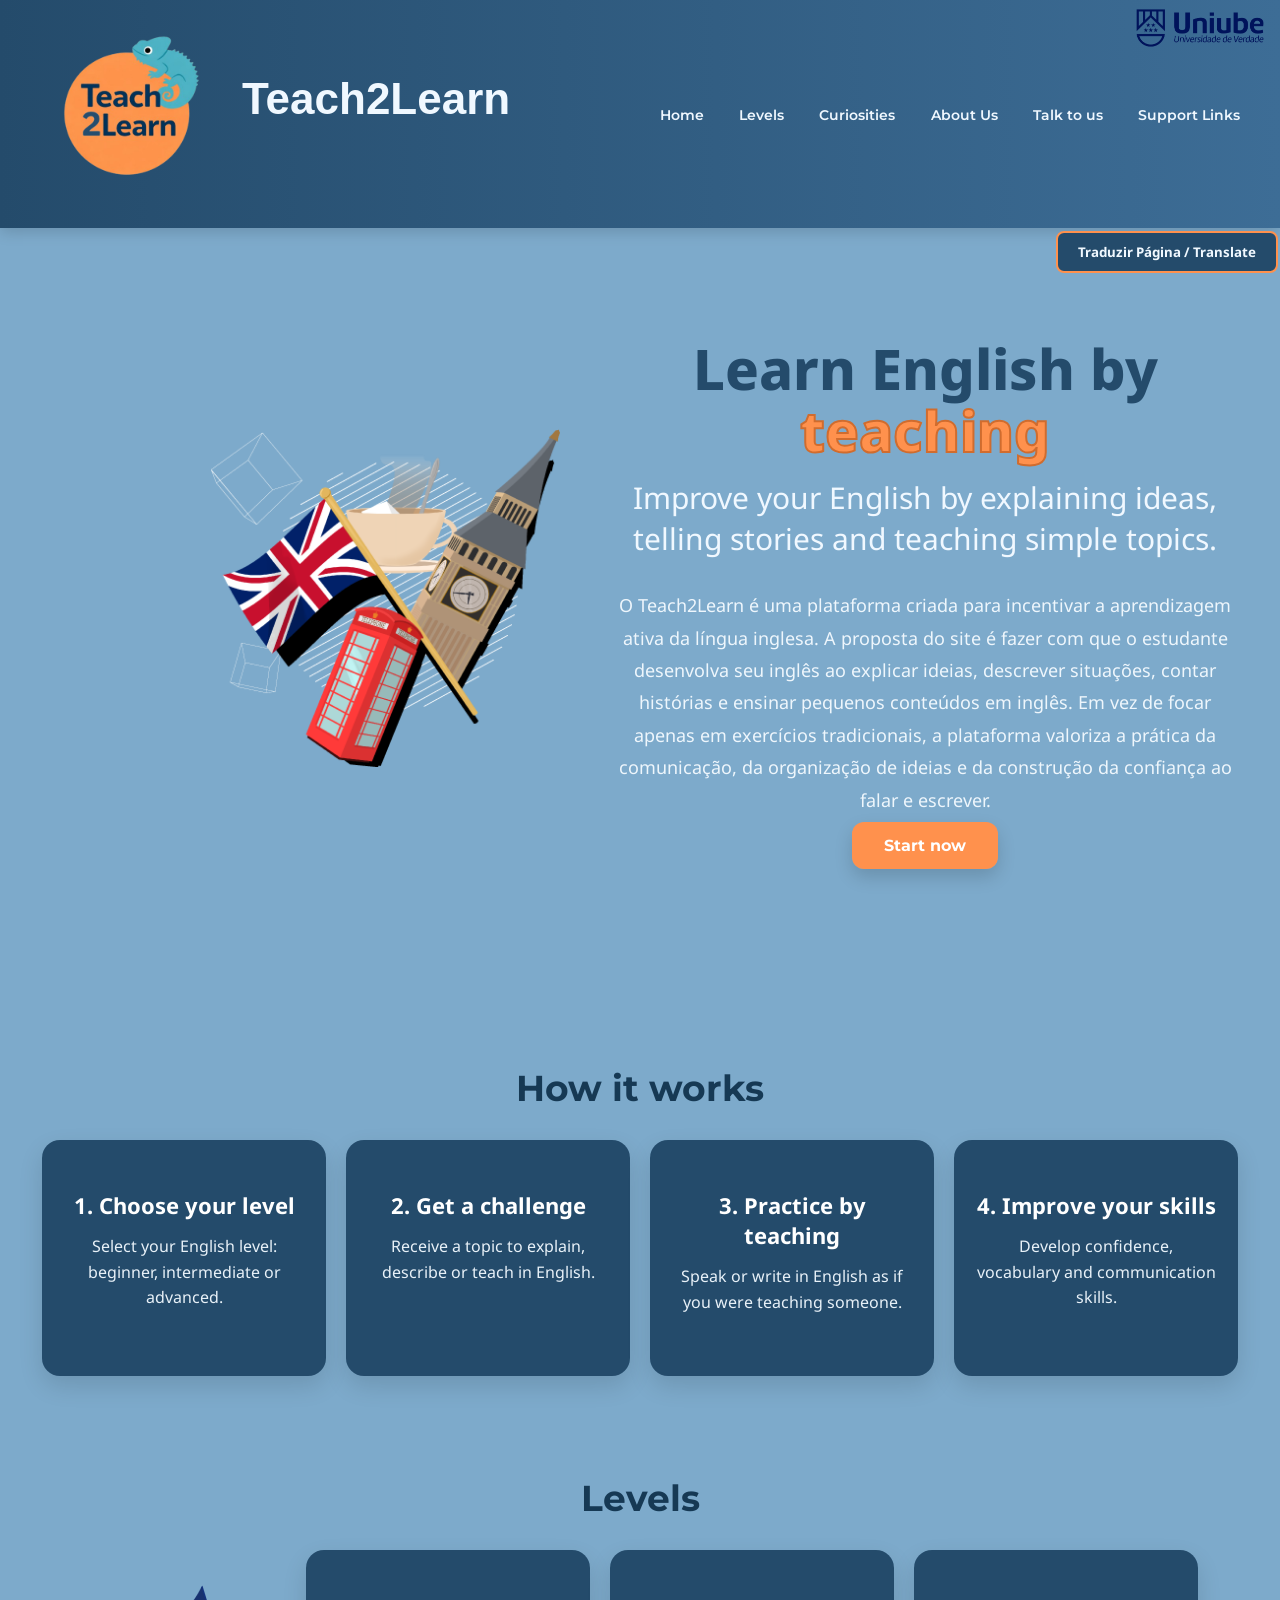
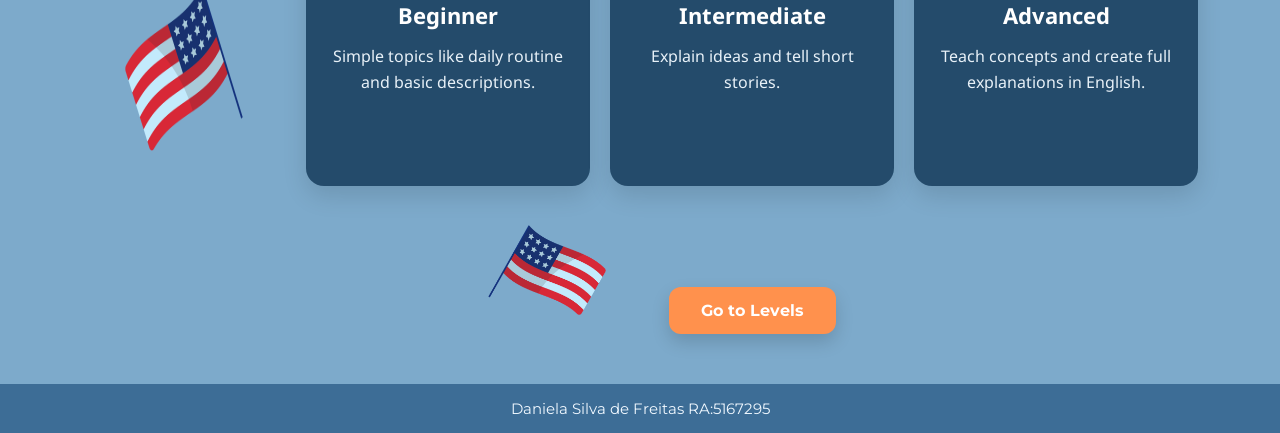
<file: index.html>
<!DOCTYPE html>
<html lang="pt-BR">
<head>
    <!-- Google Tag Manager -->
<script>(function(w,d,s,l,i){w[l]=w[l]||[];w[l].push({'gtm.start':
new Date().getTime(),event:'gtm.js'});var f=d.getElementsByTagName(s)[0],
j=d.createElement(s),dl=l!='dataLayer'?'&l='+l:'';j.async=true;j.src=
'https://www.googletagmanager.com/gtm.js?id='+i+dl;f.parentNode.insertBefore(j,f);
})(window,document,'script','dataLayer','GTM-WSL5D84Z');</script>
<!-- End Google Tag Manager -->
    <meta charset="UTF-8">
    <meta name="viewport" content="width=device-width, initial-scale=1.0">
    <link rel="stylesheet" href="css/styles.css">
    <title>Teach2Learn</title>
</head>

<body id="topo">
    <!-- Google Tag Manager (noscript) -->
<noscript><iframe src="https://www.googletagmanager.com/ns.html?id=GTM-WSL5D84Z"
height="0" width="0" style="display:none;visibility:hidden"></iframe></noscript>
<!-- End Google Tag Manager (noscript) -->
    <header class="cabecalho">

    <div class="cabecalho__logotitulo">
        <img id="logosite" src="imagens/logositet2l.png">
        <h1>Teach2Learn</h1>
    </div>

    <a href="https://uniube.br" target="_blank">
        <img src="imagens/teste.png" class="logouniube">
    </a>

    <button class="menu-toggle" id="menuToggle">
        ☰
    </button>

    <nav class="cabecalho__navegacao">
        <ul class="cabecalho__menu" id="menu">
            <li><a href="index.html">Home</a></li>
            <li><a href="levels.html">Levels</a></li>
            <li><a href="fotos.html">Curiosities</a></li>
            <li><a href="aboutus.html">About Us</a></li>
            <li><a href="contato.html">Talk to us</a></li>
            <li><a href="links.html">Support Links</a></li>
        </ul>
    </nav>

</header>
    <main>
   
     

    <section class="corpodapagina">
        <div class="container-tradutor">
    <button id="btnTraduzir" onclick="toggleTraducao()">Traduzir Página / Translate</button>
</div>
       
            <img src="imagens/siteimagemingles.webp" alt="Imagem representativa do inglês">
        <div class="corpodapagina__texto">
        <h2 class="subtitulo">Learn English by <span class="destaque">teaching</span></h2>

        <p class="fraseefeito"><span class="traduzivel" data-pt="Melhore seu inglês explicando ideias, contando histórias e ensinando tópicos simples."> Improve your English by explaining ideas, telling stories and teaching simple topics.</span></p>
        <p class="apresentacao">O Teach2Learn é uma plataforma criada para incentivar a aprendizagem ativa da língua inglesa. A proposta do site é fazer com que o estudante desenvolva seu inglês ao explicar ideias, descrever situações, contar histórias e ensinar pequenos conteúdos em inglês. Em vez de focar apenas em exercícios tradicionais, a plataforma valoriza a prática da comunicação, da organização de ideias e da construção da confiança ao falar e escrever.</p>
        <a href="levels.html" class="botao">Start now</a>
    </div>
    </section>

    <section class="how">
        <h2>How it works</h2>

        <div class="passos">

            <div class="passo">
                <h3><span class="traduzivel" data-pt="Escolha seu nível">1. Choose your level</span></h3>
                <p>Select your English level: beginner, intermediate or advanced.</p>
            </div>

            <div class="passo">
                <h3><span class="traduzivel" data-pt="2.Receba um desafio">2. Get a challenge</span></h3>
                <p>Receive a topic to explain, describe or teach in English.</p>
            </div>

            <div class="passo">
                <h3><span class="traduzivel" data-pt="3. Pratique ensinando"> 3. Practice by teaching</span></h3>
                <p>Speak or write in English as if you were teaching someone.</p>
            </div>

            <div class="passo">
                <h3><span class="traduzivel" data-pt="Melhore suas habilidades"> 4. Improve your skills</span></h3>
                <p>Develop confidence, vocabulary and communication skills.</p>
            </div>

        </div>
    </section>
    <section class="explicacaolevels">
        <h2>Levels</h2>

        <div class="niveis">
            
            <img src="imagens/bandeiraeuaesquerda.png" alt="Bandeira dos Eua">
            <div class="nivel">
    <h3>
        <span class="traduzivel" data-pt="Iniciante">Beginner</span>
    </h3>
    <p>
        <span class="traduzivel" data-pt="Tópicos simples como rotina diária e descrições básicas.">
            Simple topics like daily routine and basic descriptions.
        </span>
    </p>
</div>

<div class="nivel">
    <h3>
        <span class="traduzivel" data-pt="Intermediário">Intermediate</span>
    </h3>
    <p>
        <span class="traduzivel" data-pt="Explicar ideias e contar pequenas histórias.">
            Explain ideas and tell short stories.
        </span>
    </p>
</div>

<div class="nivel">
    <h3>
        <span class="traduzivel" data-pt="Avançado">Advanced</span>
    </h3>
    <p>
        <span class="traduzivel" data-pt="Ensinar conceitos e criar explicações completas em inglês.">
            Teach concepts and create full explanations in English.
        </span>
    </p>
</div>
            <img src="imagens/bandeiraeua.png"   alt="Bandeira dos Eua">
            <a href="levels.html" class="botao">Go to Levels</a>
        </div>
    </section>
    
    </main>

    <footer class="rodape"> 
        <p> Daniela Silva de Freitas RA:5167295</p>
        <a href="#topo" class="botao-topo" id="btntopo">Voltar ao início</a>
    </footer>
    <script src="scripts.js"></script>
</body>


</html>
</file>
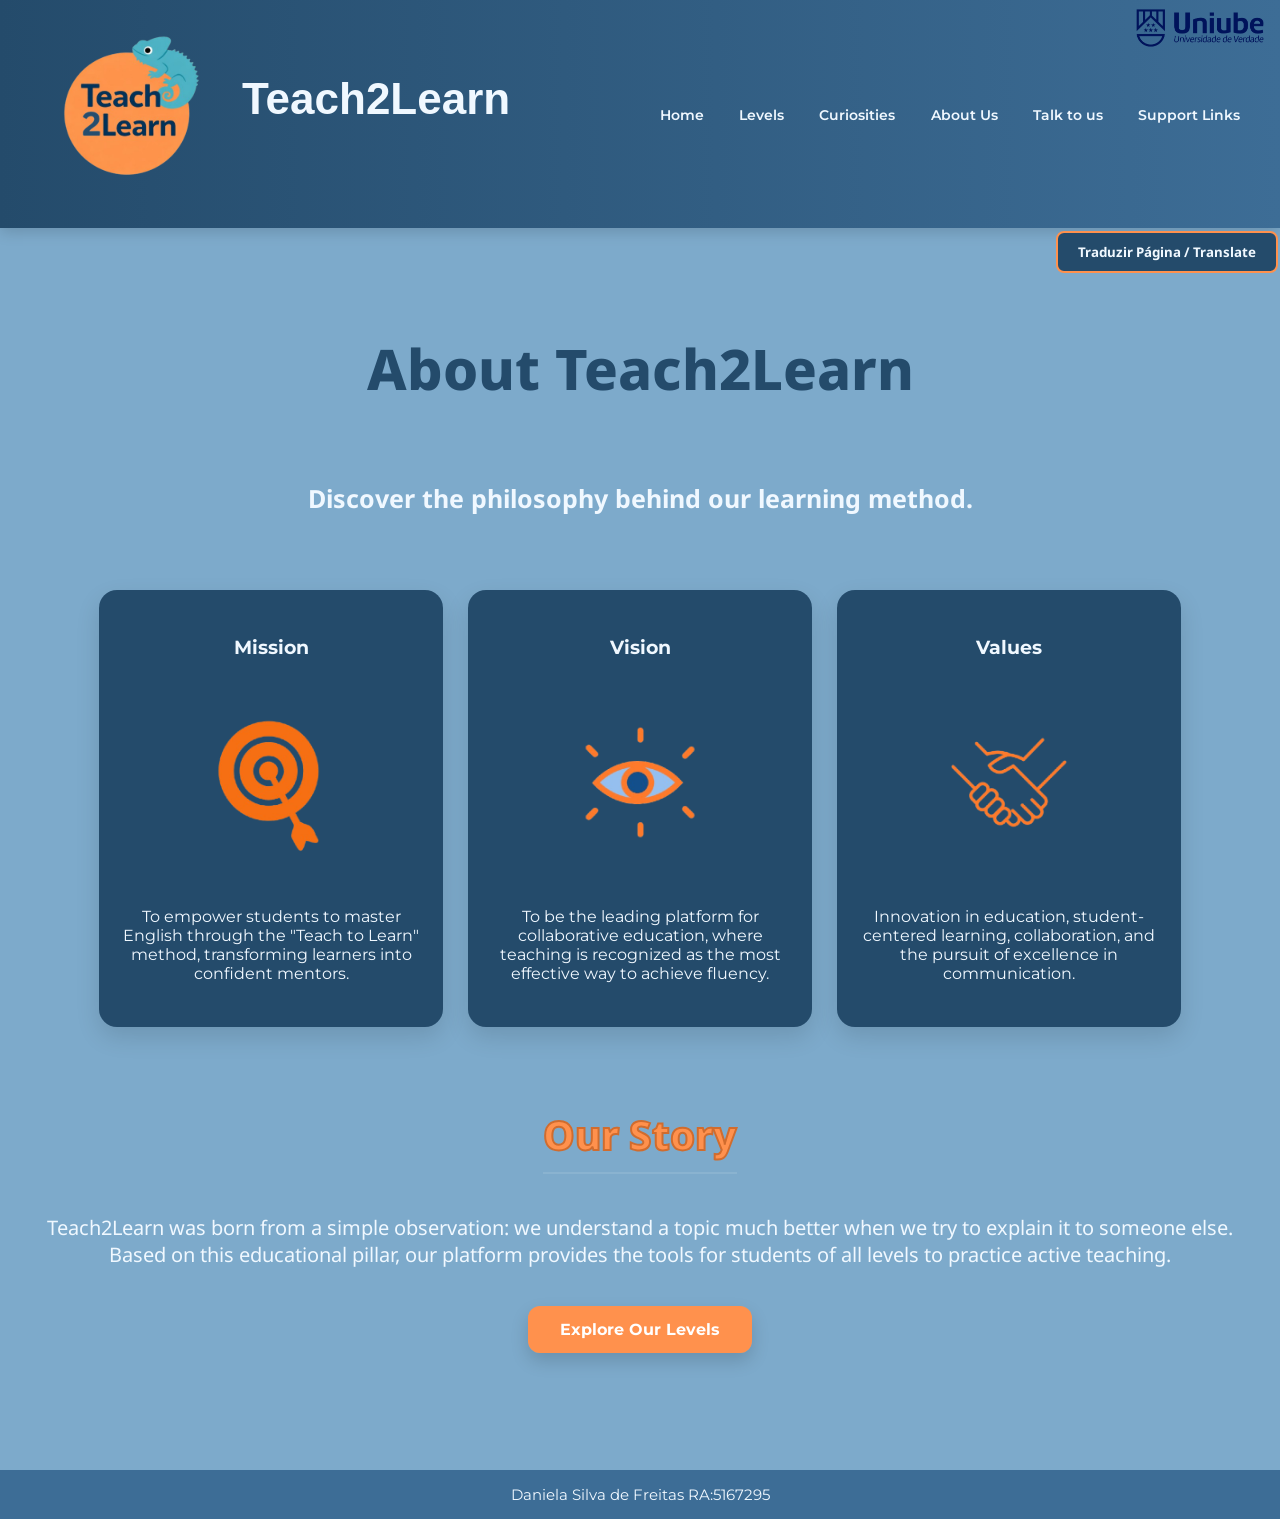
<file: aboutus.html>
<!DOCTYPE html>
<html lang="pt-BR">
<head>
    <!-- Google Tag Manager -->
<script>(function(w,d,s,l,i){w[l]=w[l]||[];w[l].push({'gtm.start':
new Date().getTime(),event:'gtm.js'});var f=d.getElementsByTagName(s)[0],
j=d.createElement(s),dl=l!='dataLayer'?'&l='+l:'';j.async=true;j.src=
'https://www.googletagmanager.com/gtm.js?id='+i+dl;f.parentNode.insertBefore(j,f);
})(window,document,'script','dataLayer','GTM-WSL5D84Z');</script>
<!-- End Google Tag Manager -->
    <meta charset="UTF-8">
    <meta name="viewport" content="width=device-width, initial-scale=1.0">
    <link rel="stylesheet" href="css/styles.css">
    <title>Teach2Learn</title>
</head>

<body id="topo">
    <!-- Google Tag Manager (noscript) -->
<noscript><iframe src="https://www.googletagmanager.com/ns.html?id=GTM-WSL5D84Z"
height="0" width="0" style="display:none;visibility:hidden"></iframe></noscript>
<!-- End Google Tag Manager (noscript) -->
   <header class="cabecalho">

    <div class="cabecalho__logotitulo">
        <img id="logosite" src="imagens/logositet2l.png">
        <h1>Teach2Learn</h1>
    </div>

    <a href="https://uniube.br" target="_blank">
        <img src="imagens/teste.png" class="logouniube">
    </a>

    <button class="menu-toggle" id="menuToggle">
        ☰
    </button>

    <nav class="cabecalho__navegacao">
        <ul class="cabecalho__menu" id="menu">
            <li><a href="index.html">Home</a></li>
            <li><a href="levels.html">Levels</a></li>
            <li><a href="fotos.html">Curiosities</a></li>
            <li><a href="aboutus.html">About Us</a></li>
            <li><a href="contato.html">Talk to us</a></li>
            <li><a href="links.html">Support Links</a></li>
        </ul>
    </nav>

</header>

    <main class="pagina" >
         <div class="container-tradutor">
    <button id="btnTraduzir" onclick="toggleTraducao()">Traduzir Página / Translate</button>
</div>
        <div id="corletra">
            <h2 class="subtitulo">About Teach2Learn</h2>
            <h3><span class="traduzivel" data-pt="Descubra a filosofia por trás do nosso método de aprendizagem."> Discover the philosophy behind our learning method.</span></h3>
        </div>
        <section class="cards">
            <div class="card">
                
                <h3>Mission</h3>
                <img src="imagens/missao.png" class="logomvv" alt="Mission Icon" >
                <p><span class="traduzivel" data-pt="Capacitar os alunos a dominar o inglês por meio do método "Ensinar para Aprender", transformando aprendizes em mentores confiantes. >To empower students to master English through the "Teach to Learn" method, transforming learners into confident mentors.</span></p>
            </div>

            <div class="card">
                
                <h3>Vision</h3>
                <img src="imagens/visao.png" class="logomvv" alt="Vision Icon" >
                <p><span class="traduzivel" data-pt="Ser a principal plataforma para a educação colaborativa, onde o ensino é reconhecido como a forma mais eficaz de alcançar a fluência."> To be the leading platform for collaborative education, where teaching is recognized as the most effective way to achieve fluency.</span></p>
            </div>

            <div class="card">
                <h3>Values</h3>
                <img src="imagens/valores.png" class="logomvv" alt="Values Icon" >
                <p> <span class="traduzivel" data-pt="Inovação na educação, aprendizagem centrada no aluno, colaboração e busca pela excelência na comunicação.">Innovation in education, student-centered learning, collaboration, and the pursuit of excellence in communication. </span></p>
            </div>
        </section>

        <div class="apresBeginner">
            <h3 class="titulo-sessao" id="subtitulomvv"><span class="traduzivel" data-pt="Nossa História"> Our Story</span></h3>
            <p><span class="traduzivel" data-pt="A Teach2Learn nasceu de uma simples observação: entendemos muito melhor um assunto quando tentamos explicá-lo para outra pessoa. Com base nesse pilar educacional, nossa plataforma oferece ferramentas para que alunos de todos os níveis pratiquem o ensino ativo.">Teach2Learn was born from a simple observation: we understand a topic much better when we try to explain it to someone else. Based on this educational pillar, our platform provides the tools for students of all levels to practice active teaching.</span></p>
        </div>

        <div>
            <a href="levels.html" class="botao">Explore Our Levels</a>
        </div>
    </main>

    <footer class="rodape"> 
        <p> Daniela Silva de Freitas RA:5167295</p>
        <a href="#topo" class="botao-topo" id="btntopo">Voltar ao início</a>
    </footer>

    <script src="scripts.js"></script>
</body>
</html>
</file>
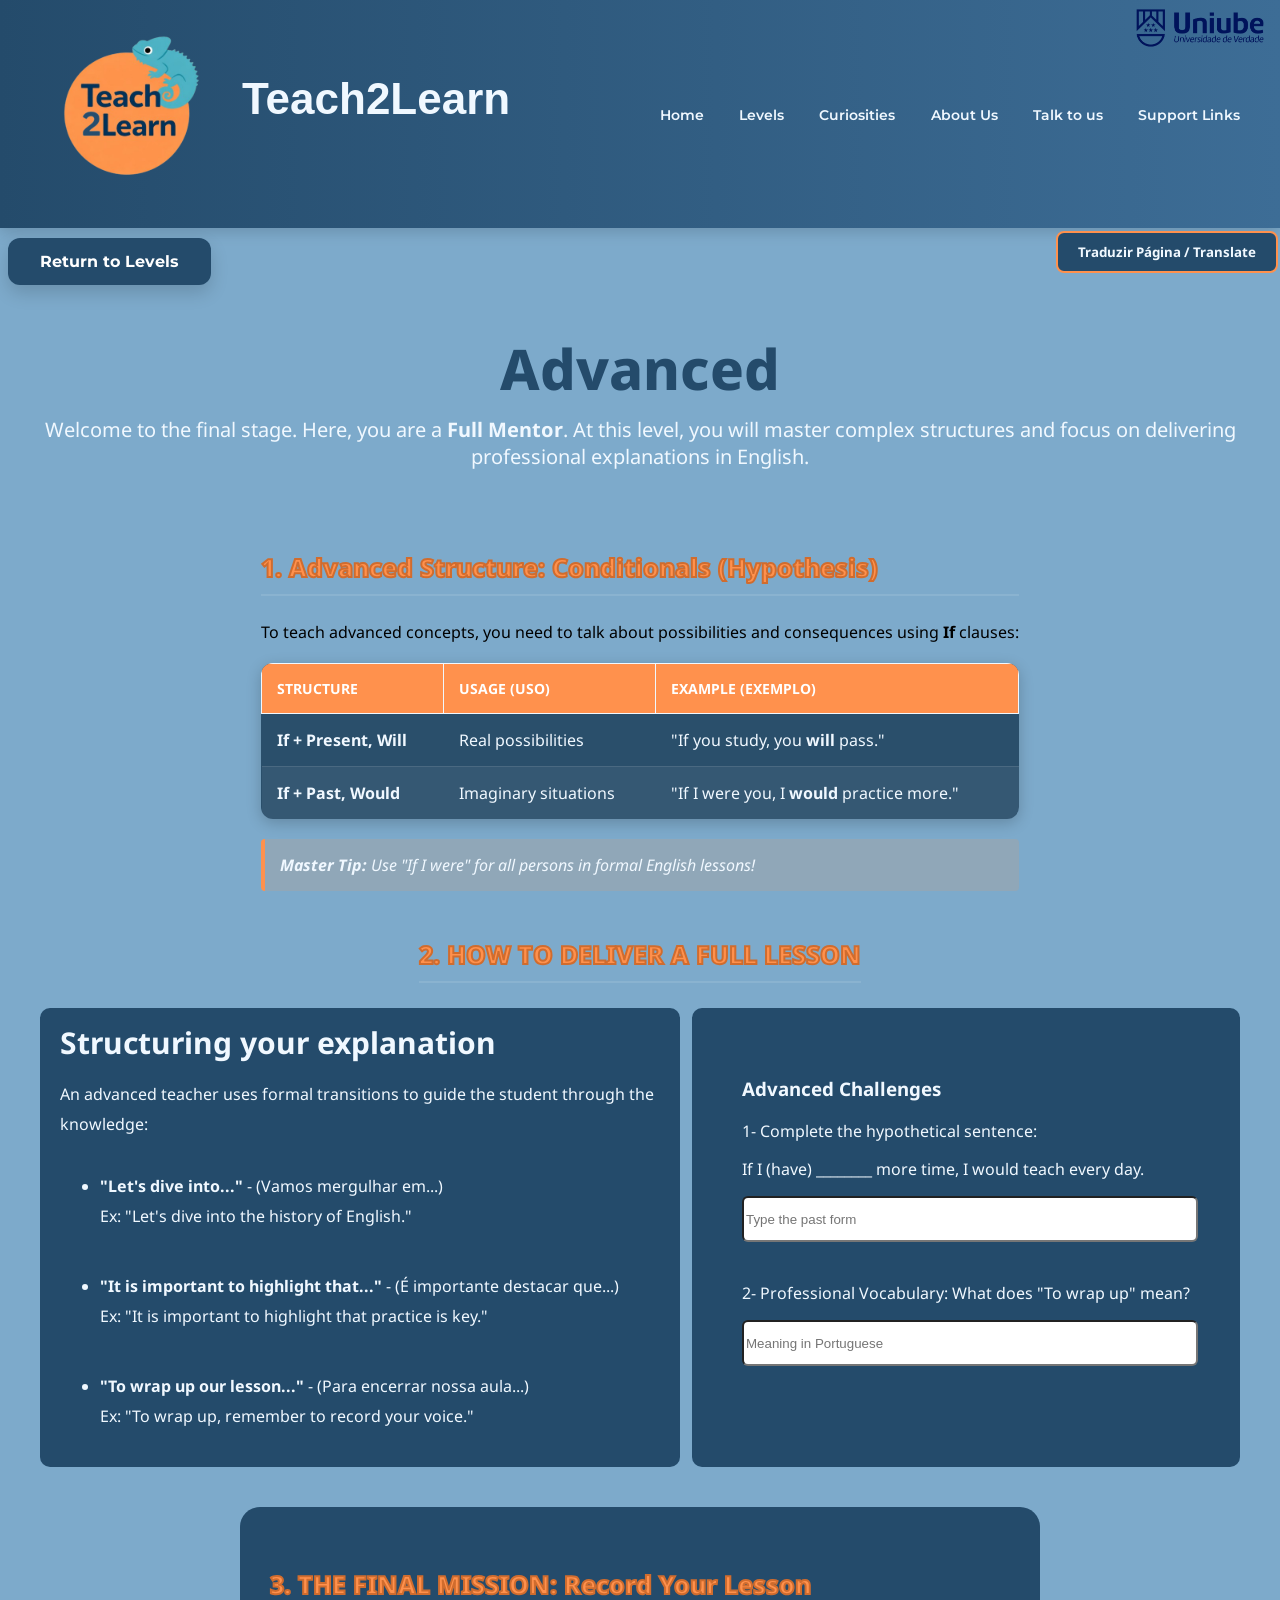
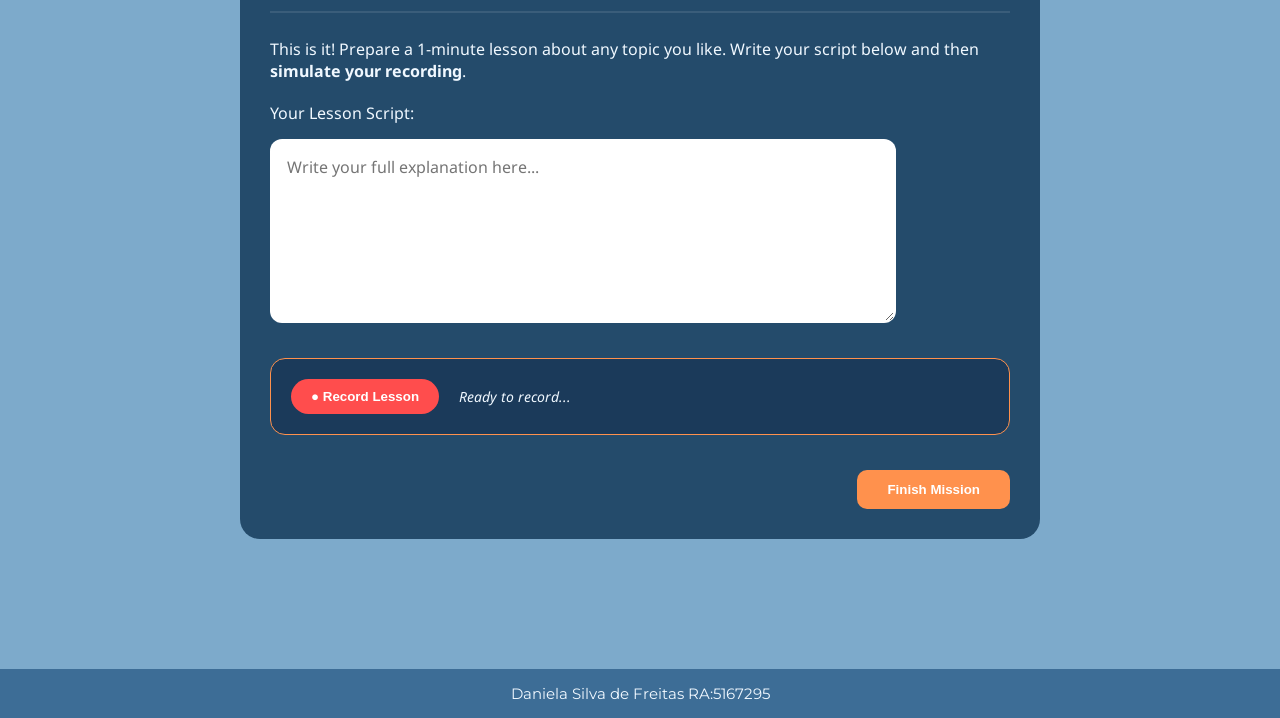
<file: advanced.html>
<!DOCTYPE html>
<html lang="pt-BR">
<head>
    <!-- Google Tag Manager -->
<script>(function(w,d,s,l,i){w[l]=w[l]||[];w[l].push({'gtm.start':
new Date().getTime(),event:'gtm.js'});var f=d.getElementsByTagName(s)[0],
j=d.createElement(s),dl=l!='dataLayer'?'&l='+l:'';j.async=true;j.src=
'https://www.googletagmanager.com/gtm.js?id='+i+dl;f.parentNode.insertBefore(j,f);
})(window,document,'script','dataLayer','GTM-WSL5D84Z');</script>
<!-- End Google Tag Manager -->
    <meta charset="UTF-8">
    <meta name="viewport" content="width=device-width, initial-scale=1.0">
    <link rel="stylesheet" href="css/styles.css">
    <title>Teach2Learn</title>
</head>

<body id="topo">
    <!-- Google Tag Manager (noscript) -->
<noscript><iframe src="https://www.googletagmanager.com/ns.html?id=GTM-WSL5D84Z"
height="0" width="0" style="display:none;visibility:hidden"></iframe></noscript>
<!-- End Google Tag Manager (noscript) -->
   <header class="cabecalho">

    <div class="cabecalho__logotitulo">
        <img id="logosite" src="imagens/logositet2l.png">
        <h1>Teach2Learn</h1>
    </div>

    <a href="https://uniube.br" target="_blank">
        <img src="imagens/teste.png" class="logouniube">
    </a>

    <button class="menu-toggle" id="menuToggle">
        ☰
    </button>

    <nav class="cabecalho__navegacao">
        <ul class="cabecalho__menu" id="menu">
            <li><a href="index.html">Home</a></li>
            <li><a href="levels.html">Levels</a></li>
            <li><a href="fotos.html">Curiosities</a></li>
            <li><a href="aboutus.html">About Us</a></li>
            <li><a href="contato.html">Talk to us</a></li>
            <li><a href="links.html">Support Links</a></li>
        </ul>
    </nav>

</header>

    <main class="pagina">
        <div class="container-tradutor">
            <button id="btnTraduzir" onclick="toggleTraducao()">Traduzir Página / Translate</button>
        </div>
        <a href="levels.html" class="botao" id="returnlevel">Return to Levels</a>
        <div class="apresBeginner">
            <h2 class="subtitulo"><span class="traduzivel" data-pt="Avançado">Advanced</span></h2>
            <p><span class="traduzivel" data-pt="Bem-vindo à fase final. Aqui, você é um Mentor Pleno. Neste nível, você dominará estruturas complexas e focará em entregar explicações profissionais em inglês.">Welcome to the final stage. Here, you are a <strong>Full Mentor</strong>. 
            At this level, you will master complex structures and focus on delivering professional explanations in English.</span></p>
        </div>

        <div class="apresbegginer">
            <h3 class="titulo-sessao"><span class="traduzivel" data-pt="1. Estrutura Avançada: Condicionais (Hipóteses)">1. Advanced Structure: Conditionals (Hypothesis)</span></h3>
            <p><span class="traduzivel" data-pt="Para ensinar conceitos avançados, você precisa falar sobre possibilidades e consequências usando as cláusulas If:">To teach advanced concepts, you need to talk about possibilities and consequences using <strong>If</strong> clauses:</span></p>
            
            <table class="tabela-gramatica">
                <thead>
                    <tr>
                        <th>Structure</th>
                        <th>Usage (Uso)</th>
                        <th>Example (Exemplo)</th>
                    </tr>
                </thead>
                <tbody>
                    <tr>
                        <td><strong>If + Present, Will</strong></td>
                        <td>Real possibilities</td>
                        <td>"If you study, you <strong>will</strong> pass."</td>
                    </tr>
                    <tr>
                        <td><strong>If + Past, Would</strong></td>
                        <td>Imaginary situations</td>
                        <td>"If I were you, I <strong>would</strong> practice more."</td>
                    </tr>
                </tbody>
            </table>
            <p class="exemplo-gramatica"><strong>Master Tip:</strong> <span class="traduzivel" data-pt="Use 'If I were' para todas as pessoas em aulas de inglês formais!">Use "If I were" for all persons in formal English lessons!</span></p>
        </div>

        <h3 class="titulo-sessao"><span class="traduzivel" data-pt="2. COMO ENTREGAR UMA AULA COMPLETA">2. HOW TO DELIVER A FULL LESSON</span></h3>
        <section class="assunto">
            <div class="explicacao">
                <p><strong id="explicacaotitulo"><span class="traduzivel" data-pt="Estruturando sua explicação">Structuring your explanation</span></strong></p>
                <p><span class="traduzivel" data-pt="Um professor avançado usa transições formais para guiar o aluno através do conhecimento:">An advanced teacher uses formal transitions to guide the student through the knowledge:</span></p>

                <ul>
                    <li>
                        <strong>"Let's dive into..."</strong> - <span class="traduzivel" data-pt="(Vamos mergulhar em...) Ex: 'Vamos mergulhar na história do Inglês.'">(Vamos mergulhar em...) <br>
                        Ex: "Let's dive into the history of English."</span>
                    </li>
                    <li>
                        <strong>"It is important to highlight that..."</strong> - <span class="traduzivel" data-pt="(É importante destacar que...) Ex: 'É importante destacar que a prática é a chave.'">(É importante destacar que...) <br>
                        Ex: "It is important to highlight that practice is key."</span>
                    </li>
                    <li>
                        <strong>"To wrap up our lesson..."</strong> - <span class="traduzivel" data-pt="(Para encerrar nossa aula...) Ex: 'Para encerrar, lembre-se de gravar sua voz.'">(Para encerrar nossa aula...) <br>
                        Ex: "To wrap up, remember to record your voice."</span>
                    </li>
                </ul>
            </div>

            <div class="exercicios">
                <h3>Advanced Challenges</h3>
                <div class="exercicio">
                    <p><span class="traduzivel" data-pt="1- Complete a frase hipotética:">1- Complete the hypothetical sentence:</span></p>
                    <p>If I (have) ________ more time, I would teach every day.</p>
                    <input type="text" placeholder="Type the past form"> 
                </div>

                <div class="exercicio">
                    <p><span class="traduzivel" data-pt="2- Vocabulário Profissional: O que 'To wrap up' significa?">2- Professional Vocabulary: What does "To wrap up" mean?</span></p>
                    <input type="text" placeholder="Meaning in Portuguese"> 
                </div>
            </div>
        </section>

        <div class="secao-historia">
            <h3 class="titulo-sessao"><span class="traduzivel" data-pt="3. A MISSÃO FINAL: Grave sua Aula">3. THE FINAL MISSION: Record Your Lesson</span></h3>
            <p><span class="traduzivel" data-pt="É isso! Prepare uma aula de 1 minuto sobre qualquer tópico que você goste. Escreva seu roteiro abaixo e depois simule sua gravação.">This is it! Prepare a 1-minute lesson about any topic you like. 
                Write your script below and then <strong>simulate your recording</strong>.</span></p>
            
            <div class="story-container">
                <label for="userStory"><span class="traduzivel" data-pt="Seu Roteiro da Aula:">Your Lesson Script:</span></label>
                <textarea id="userStory" placeholder="Write your full explanation here..."></textarea>
                
                <div class="audio-simulacao">
                    <div class="controles-audio">
                        <button type="button" id="btnRecord" onclick="simularGravacao()">● Record Lesson</button>
                        <div id="statusGravacao"><span class="traduzivel" data-pt="Pronto para gravar...">Ready to record...</span></div>
                    </div>
                    <div class="wave-container">
                        <div class="wave" id="wave"></div>
                    </div>
                </div>

                <button type="button" id="btnEnviarHistoria" onclick="enviarHistoria()">Finish Mission</button>
            </div>
            
            <div id="feedbackHistoria" class="feedback-box"></div>
        </div>
    </main>

    <footer class="rodape"> 
        <p> Daniela Silva de Freitas RA:5167295</p>
        <a href="#topo" class="botao-topo" id="btntopo">Voltar ao início</a>
    </footer>

    <script src="scripts.js"></script>
</body>

</html>
</file>
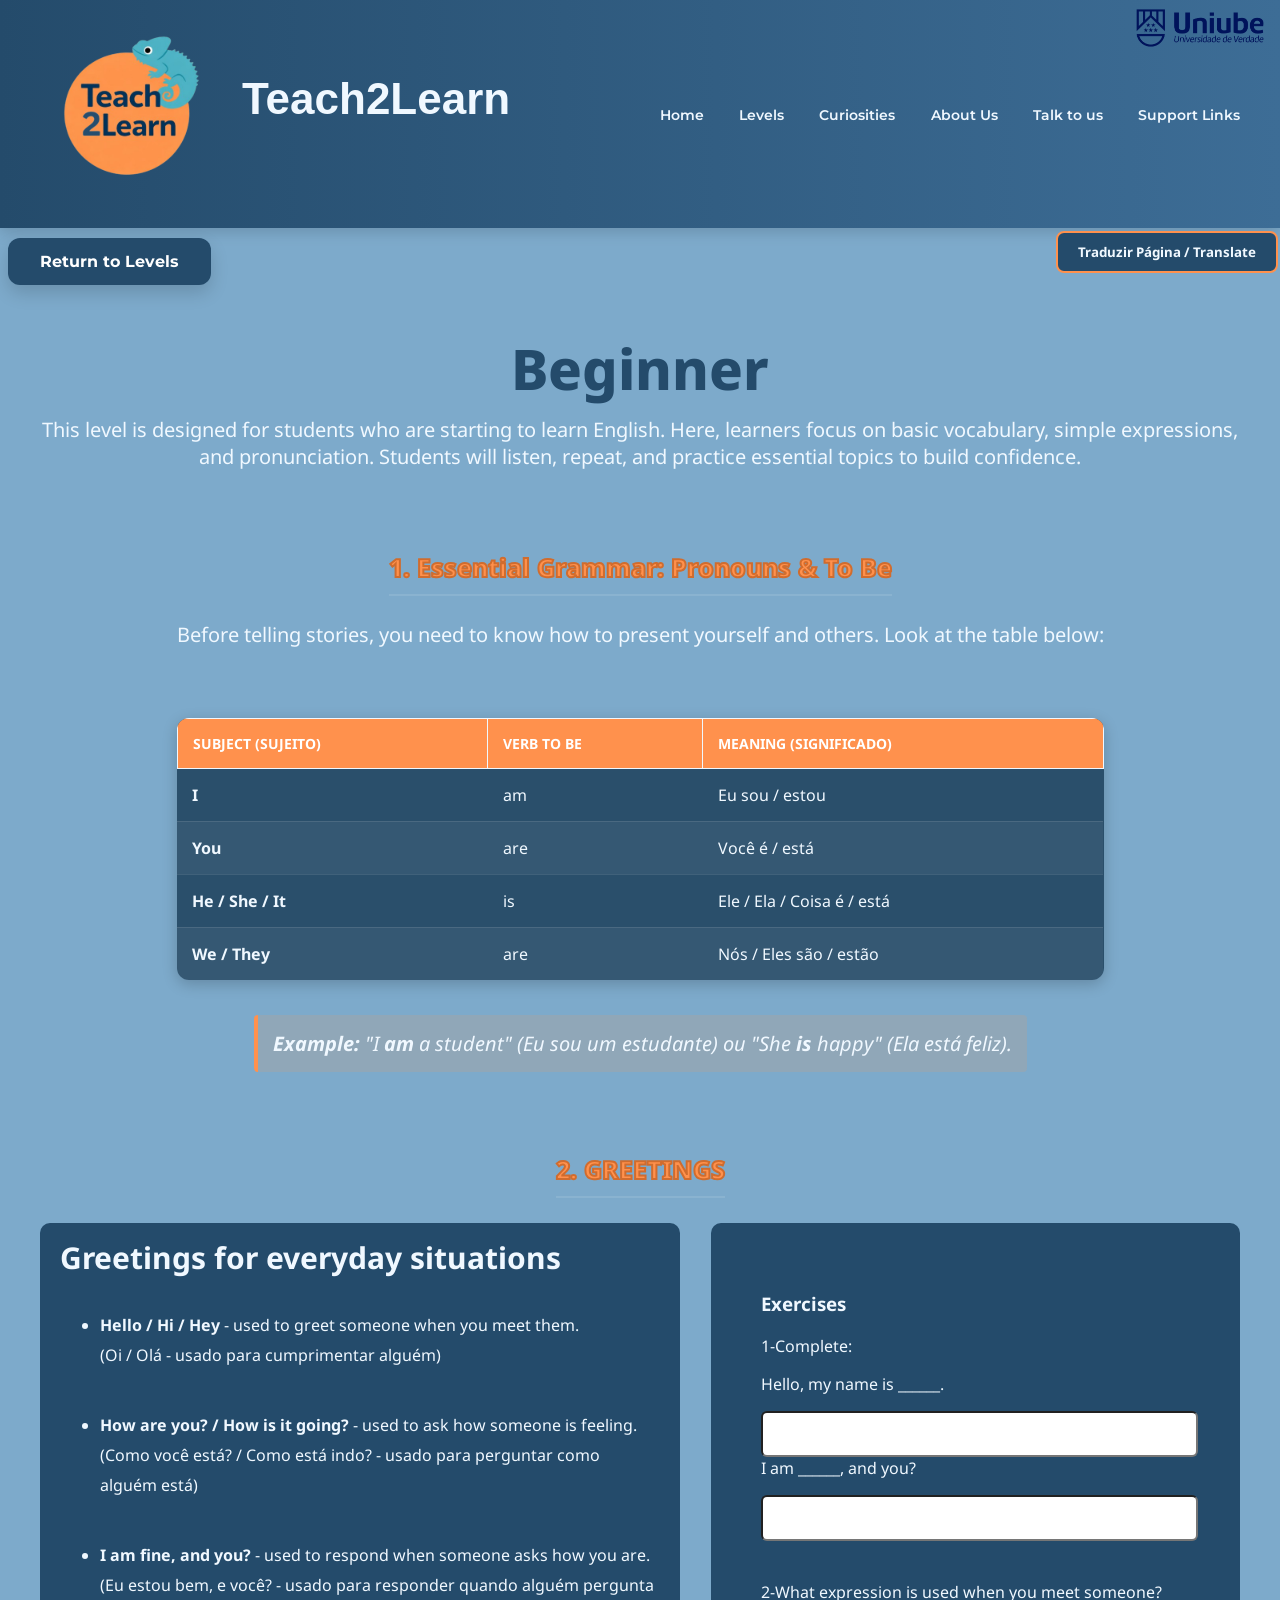
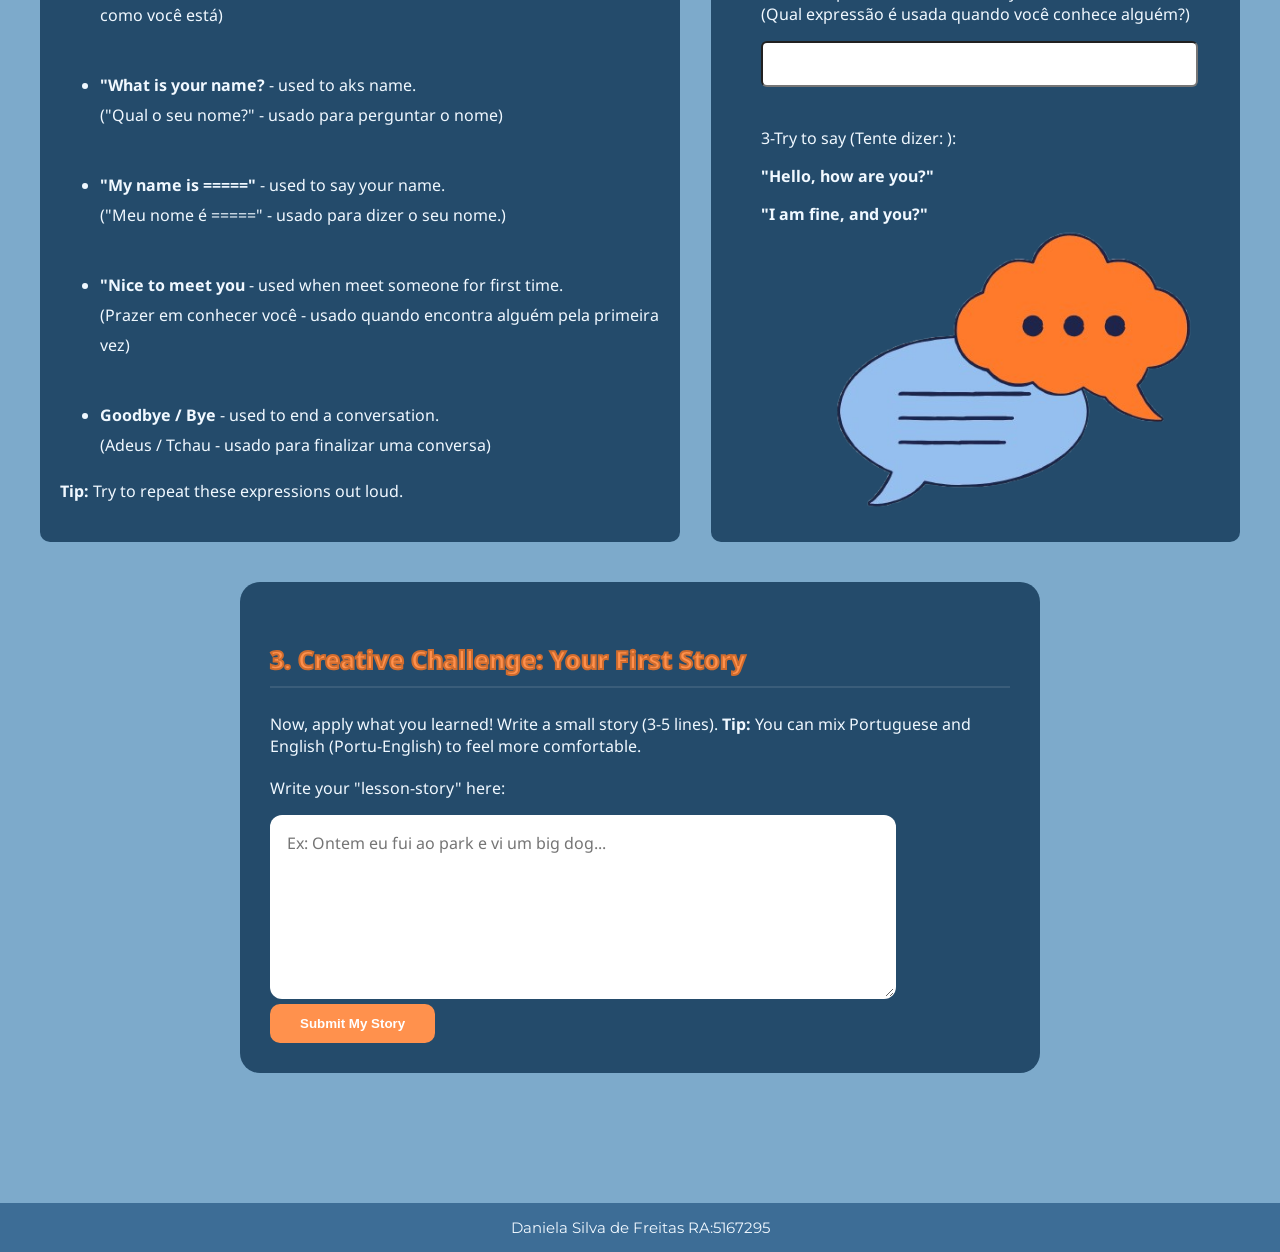
<file: beginner.html>
<!DOCTYPE html>
<html lang="pt-BR">
<head>
    <!-- Google Tag Manager -->
<script>(function(w,d,s,l,i){w[l]=w[l]||[];w[l].push({'gtm.start':
new Date().getTime(),event:'gtm.js'});var f=d.getElementsByTagName(s)[0],
j=d.createElement(s),dl=l!='dataLayer'?'&l='+l:'';j.async=true;j.src=
'https://www.googletagmanager.com/gtm.js?id='+i+dl;f.parentNode.insertBefore(j,f);
})(window,document,'script','dataLayer','GTM-WSL5D84Z');</script>
<!-- End Google Tag Manager -->
    <meta charset="UTF-8">
    <meta name="viewport" content="width=device-width, initial-scale=1.0">
    <link rel="stylesheet" href="css/styles.css">
    <title>Teach2Learn</title>
</head>

<body id="topo">
    <!-- Google Tag Manager (noscript) -->
<noscript><iframe src="https://www.googletagmanager.com/ns.html?id=GTM-WSL5D84Z"
height="0" width="0" style="display:none;visibility:hidden"></iframe></noscript>
<!-- End Google Tag Manager (noscript) -->
    <header class="cabecalho">

    <div class="cabecalho__logotitulo">
        <img id="logosite" src="imagens/logositet2l.png">
        <h1>Teach2Learn</h1>
    </div>

    <a href="https://uniube.br" target="_blank">
        <img src="imagens/teste.png" class="logouniube">
    </a>

    <button class="menu-toggle" id="menuToggle">
        ☰
    </button>

    <nav class="cabecalho__navegacao">
        <ul class="cabecalho__menu" id="menu">
            <li><a href="index.html">Home</a></li>
            <li><a href="levels.html">Levels</a></li>
            <li><a href="fotos.html">Curiosities</a></li>
            <li><a href="aboutus.html">About Us</a></li>
            <li><a href="contato.html">Talk to us</a></li>
            <li><a href="links.html">Support Links</a></li>
        </ul>
    </nav>

</header>
    <main class="pagina">
         <div class="container-tradutor">
    <button id="btnTraduzir" onclick="toggleTraducao()">Traduzir Página / Translate</button>
</div>
        <a href="levels.html" class="botao" id="returnlevel">Return to Levels</a>
               <div class="apresBeginner">
        <h2 class="subtitulo"> Beginner</h2>
        <p>This level is designed for students who are starting to learn English.
Here, learners focus on basic vocabulary, simple expressions, and pronunciation.
Students will listen, repeat, and practice essential topics to build confidence.
</p></div>
        <div class="apresBeginner">
    <h3 class="titulo-sessao"> <span class="traduzivel" data-pt="Gramática Essencial: Pronomes e verbo To Be"> 1. Essential Grammar: Pronouns & To Be </span></h3>
    <p><span class="traduzivel" data-pt="Antes de contar histórias, você precisa saber como apresentar você e outros. Veja a tabela abaixo: "> Before telling stories, you need to know how to present yourself and others. Look at the table below:</span></p>
    
    <table class="tabela-gramatica">
        <thead>
            <tr>
                <th>Subject (Sujeito)</th>
                <th>Verb To Be</th>
                <th>Meaning (Significado)</th>
            </tr>
        </thead>
        <tbody>
            <tr>
                <td><strong>I</strong></td>
                <td>am</td>
                <td>Eu sou / estou</td>
            </tr>
            <tr>
                <td><strong>You</strong></td>
                <td>are</td>
                <td>Você é / está</td>
            </tr>
            <tr>
                <td><strong>He / She / It</strong></td>
                <td>is</td>
                <td>Ele / Ela / Coisa é / está</td>
            </tr>
            <tr>
                <td><strong>We / They</strong></td>
                <td>are</td>
                <td>Nós / Eles são / estão</td>
            </tr>
        </tbody>
    </table>

    <p class="exemplo-gramatica"><strong>Example:</strong> "I <strong>am</strong> a student" (Eu sou um estudante) ou "She <strong>is</strong> happy" (Ela está feliz).</p>
</div>
     

<h3 class="titulo-sessao">2. GREETINGS</h3>
<section class="assunto">



<div class="explicacao">
<p><strong id="explicacaotitulo"> <span class="traduzivel" data-pt="Cumprimentos para situações do dia a dia">Greetings for everyday situations</strong></span></p>

<ul>
    <li>
        <strong>Hello / Hi / Hey</strong> - used to greet someone when you meet them.  <br>
        (Oi / Olá - usado para cumprimentar alguém)
    </li>

    <li>
        <strong>How are you? / How is it going?</strong> - used to ask how someone is feeling.   <br>
        (Como você está? / Como está indo? - usado para perguntar como alguém está)
    </li>

    <li>
        <strong>I am fine, and you?</strong> - used to respond when someone asks how you are.  <br>
        (Eu estou bem, e você? - usado para responder quando alguém pergunta como você está)
    </li>

    <li>
        <strong>"What is your name?</strong> - used to aks name.  <br>
        ("Qual o seu nome?" - usado para perguntar o nome)
    </li>
     <li>
        <strong>"My name is ====="</strong> - used to say your name.  <br>
        ("Meu nome é =====" - usado para dizer o seu nome.)
    </li>
     <li>
        <strong>"Nice to meet you</strong> - used when meet someone for first time.  <br>
        (Prazer em conhecer você - usado quando encontra alguém pela primeira vez)
    </li>
     <li>
        <strong>Goodbye / Bye</strong> - used to end a conversation.  <br>
        (Adeus / Tchau - usado para finalizar uma conversa)
    </li>
</ul>
<p><strong>Tip:</strong> Try to repeat these expressions out loud.</p>
</div>
<div class="exercicios">
    <h3>Exercises</h3>
    <div class="exercicio">

    <p>1-Complete:</p>

<p>Hello, my name is ______.</p>
<input type="text"> 
<p>I am  ______, and you?</p>
<input type="text"> 
</div>
<div class="exercicio">

<p>2-What expression is used when you meet someone? <br>
(Qual expressão é usada quando você conhece  alguém?)</p>
<input type="text"> 
</div>
<div class="exercicio">

<p>3-Try to say (Tente dizer: ):</p>
<p><strong>"Hello, how are you?"</strong></p>
<p><strong>"I am fine, and you?"</strong></p>
<img src="imagens/balao.png" alt="Imagem de um menino estudando.">

</div>








</div>
</section>
<div class="secao-historia">
    <h3 class="titulo-sessao">3. Creative Challenge: Your First Story</h3>
    <p> <span class="traduzivel" data-pt="Agora, aplique o que você aprendeu! Escreva uma pequena história de 3 a 5 linhas. Dica: Você pode misturar português e inglês para se sentir mais confortável.">Now, apply what you learned! Write a small story (3-5 lines). 
       <strong>Tip:</strong> You can mix Portuguese and English (Portu-English) to feel more comfortable.</span></p>
    
    <div class="story-container">
        <label for="userStory">Write your "lesson-story" here:</p>
        <textarea id="userStory" placeholder="Ex: Ontem eu fui ao park e vi um big dog..."></textarea>
        <button type="button" id="btnEnviarHistoria" onclick="enviarHistoria()">Submit My Story</button>
    </div>
    
    <div id="feedbackHistoria" class="feedback-box"></div>
</div>
    </main>
     <footer class="rodape"> 
        <p> Daniela Silva de Freitas RA:5167295</p>
        <a href="#topo" class="botao-topo" id="btntopo">Voltar ao início</a>
    </footer>
    
    <script src="scripts.js"></script>
</body> 




</html>
</file>
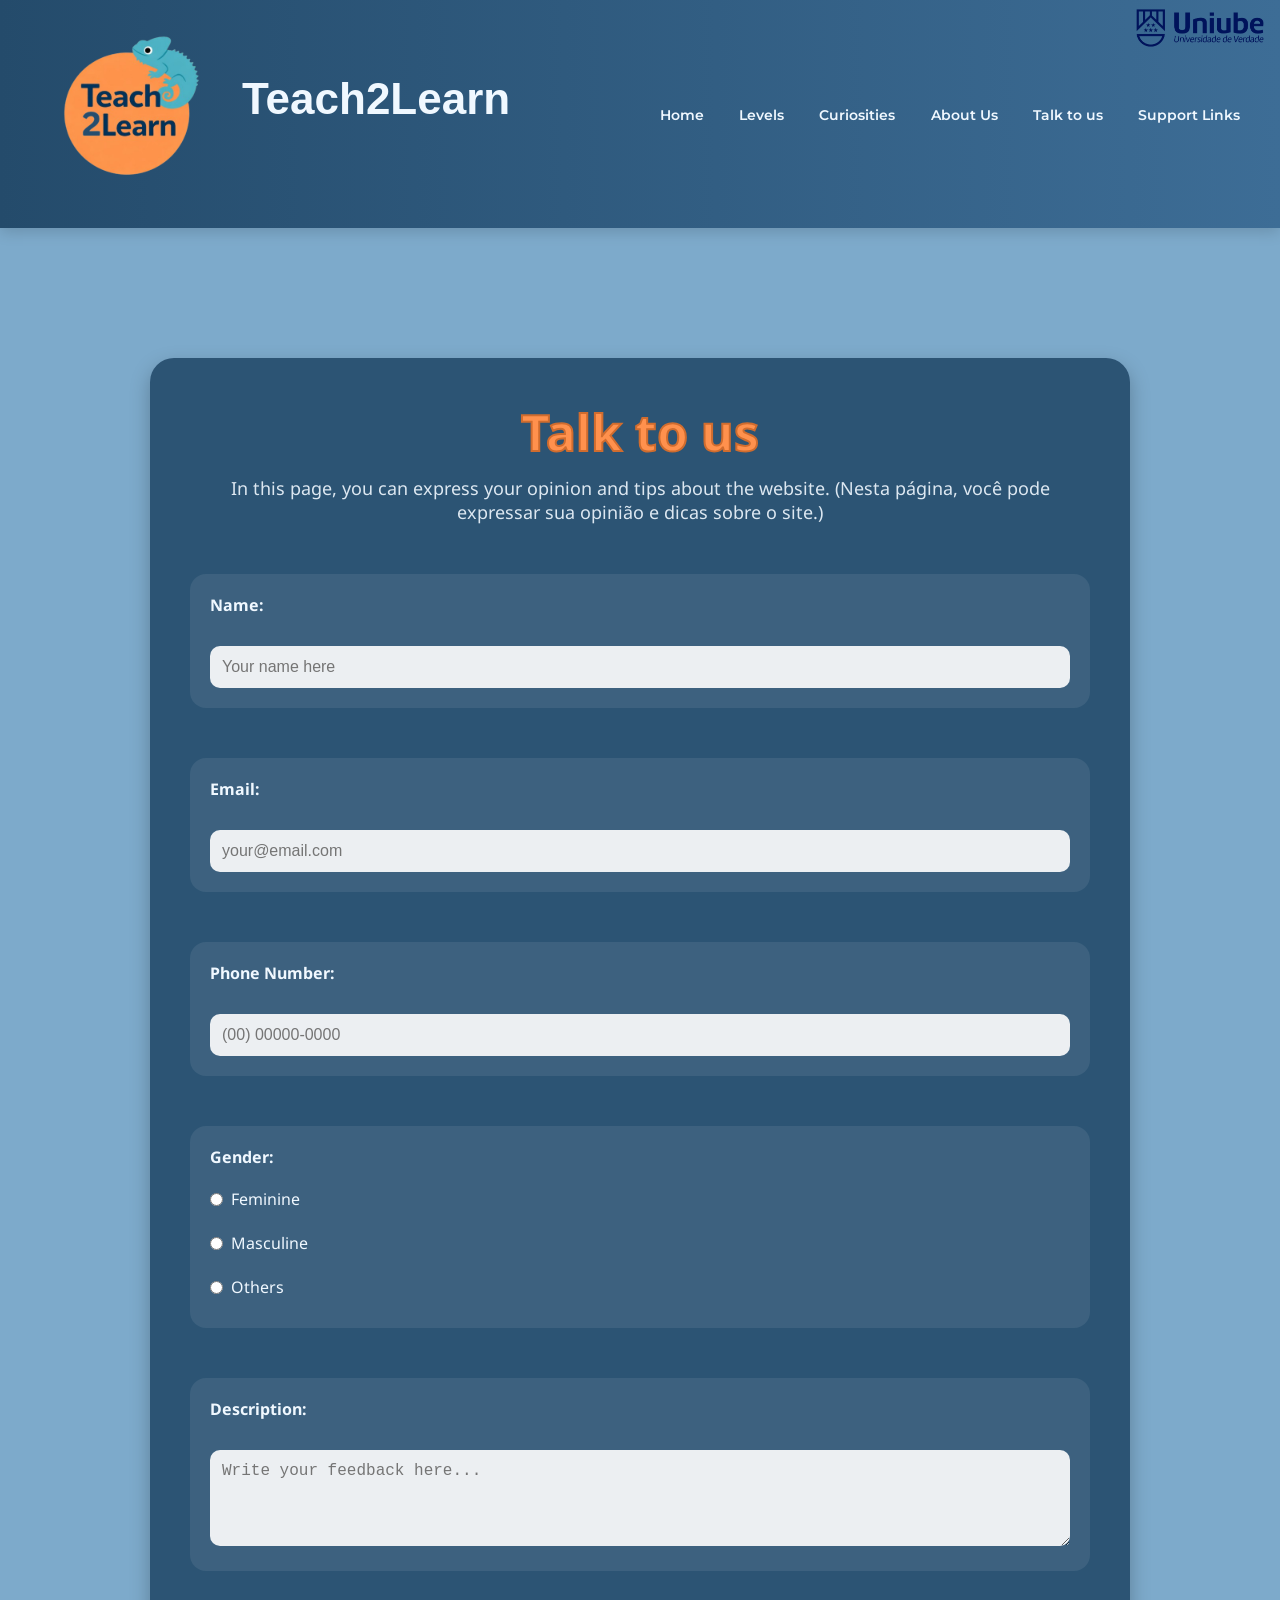
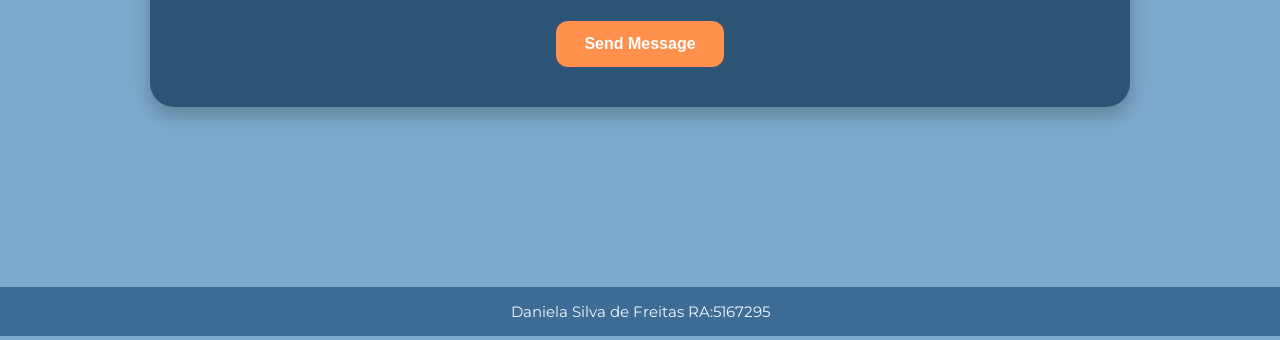
<file: contato.html>
<!DOCTYPE html>
<html lang="pt-BR">
<head>
    <!-- Google Tag Manager -->
<script>(function(w,d,s,l,i){w[l]=w[l]||[];w[l].push({'gtm.start':
new Date().getTime(),event:'gtm.js'});var f=d.getElementsByTagName(s)[0],
j=d.createElement(s),dl=l!='dataLayer'?'&l='+l:'';j.async=true;j.src=
'https://www.googletagmanager.com/gtm.js?id='+i+dl;f.parentNode.insertBefore(j,f);
})(window,document,'script','dataLayer','GTM-WSL5D84Z');</script>
<!-- End Google Tag Manager -->
    <meta charset="UTF-8">
    <meta name="viewport" content="width=device-width, initial-scale=1.0">
    <link rel="stylesheet" href="css/styles.css">
    <title>Teach2Learn</title>
</head>

<body id="topo">
    <!-- Google Tag Manager (noscript) -->
<noscript><iframe src="https://www.googletagmanager.com/ns.html?id=GTM-WSL5D84Z"
height="0" width="0" style="display:none;visibility:hidden"></iframe></noscript>
<!-- End Google Tag Manager (noscript) -->
    <header class="cabecalho">

    <div class="cabecalho__logotitulo">
        <img id="logosite" src="imagens/logositet2l.png">
        <h1>Teach2Learn</h1>
    </div>

    <a href="https://uniube.br" target="_blank">
        <img src="imagens/teste.png" class="logouniube">
    </a>

    <button class="menu-toggle" id="menuToggle">
        ☰
    </button>

    <nav class="cabecalho__navegacao">
        <ul class="cabecalho__menu" id="menu">
            <li><a href="index.html">Home</a></li>
            <li><a href="levels.html">Levels</a></li>
            <li><a href="fotos.html">Curiosities</a></li>
            <li><a href="aboutus.html">About Us</a></li>
            <li><a href="contato.html">Talk to us</a></li>
            <li><a href="links.html">Support Links</a></li>
        </ul>
    </nav>

</header>
    <main class="pagina" id="faleconosco">
         
    <section class="faleconosco-container">
        <h2 class="subtitulo-fale" id="subtituloquiz">Talk to us</h2>
        <p class="quiz-intro">
            In this page, you can express your opinion and tips about the website.
            (Nesta página, você pode expressar sua opinião e dicas sobre o site.)
        </p>

        <form action="#" method="post" class="quiz-form" id="faleconoscoForm">
            <div class="quiz-question">
                <label for="nome"><p>Name:</p></label>
                <input type="text" id="nome" name="nome" required placeholder="Your name here">
            </div>

            <div class="quiz-question">
                <label for="email"><p>Email:</p></label>
                <input type="email" id="email" name="email" required placeholder="your@email.com">
            </div>

            <div class="quiz-question">
                <label for="telefone"><p>Phone Number:</p></label>
                <input type="tel" id="telefone" name="telefone" placeholder="(00) 00000-0000">
            </div>

            <div class="quiz-question">
                <p>Gender:</p>
                <div class="radio-group-vertical">
                    <label><input type="radio" name="genero" value="feminino"> Feminine</label>
                    <label><input type="radio" name="genero" value="masculino"> Masculine</label>
                    <label><input type="radio" name="genero" value="outro"> Others</label>
                </div>
            </div>

            <div class="quiz-question">
                <label for="descricao"><p>Description:</p></label>
                <textarea id="descricao" name="descricao" placeholder="Write your feedback here..." rows="4"></textarea>
            </div>

            <input type="submit" id="quizButton" value="Send Message">
        </form>
    </section>
</main>
     <footer class="rodape"> 
        <p> Daniela Silva de Freitas RA:5167295</p>
        <a href="#topo" class="botao-topo" id="btntopo">Voltar ao início</a>
    </footer>
</body>
<script src="scripts.js"></script>

</html>
</file>
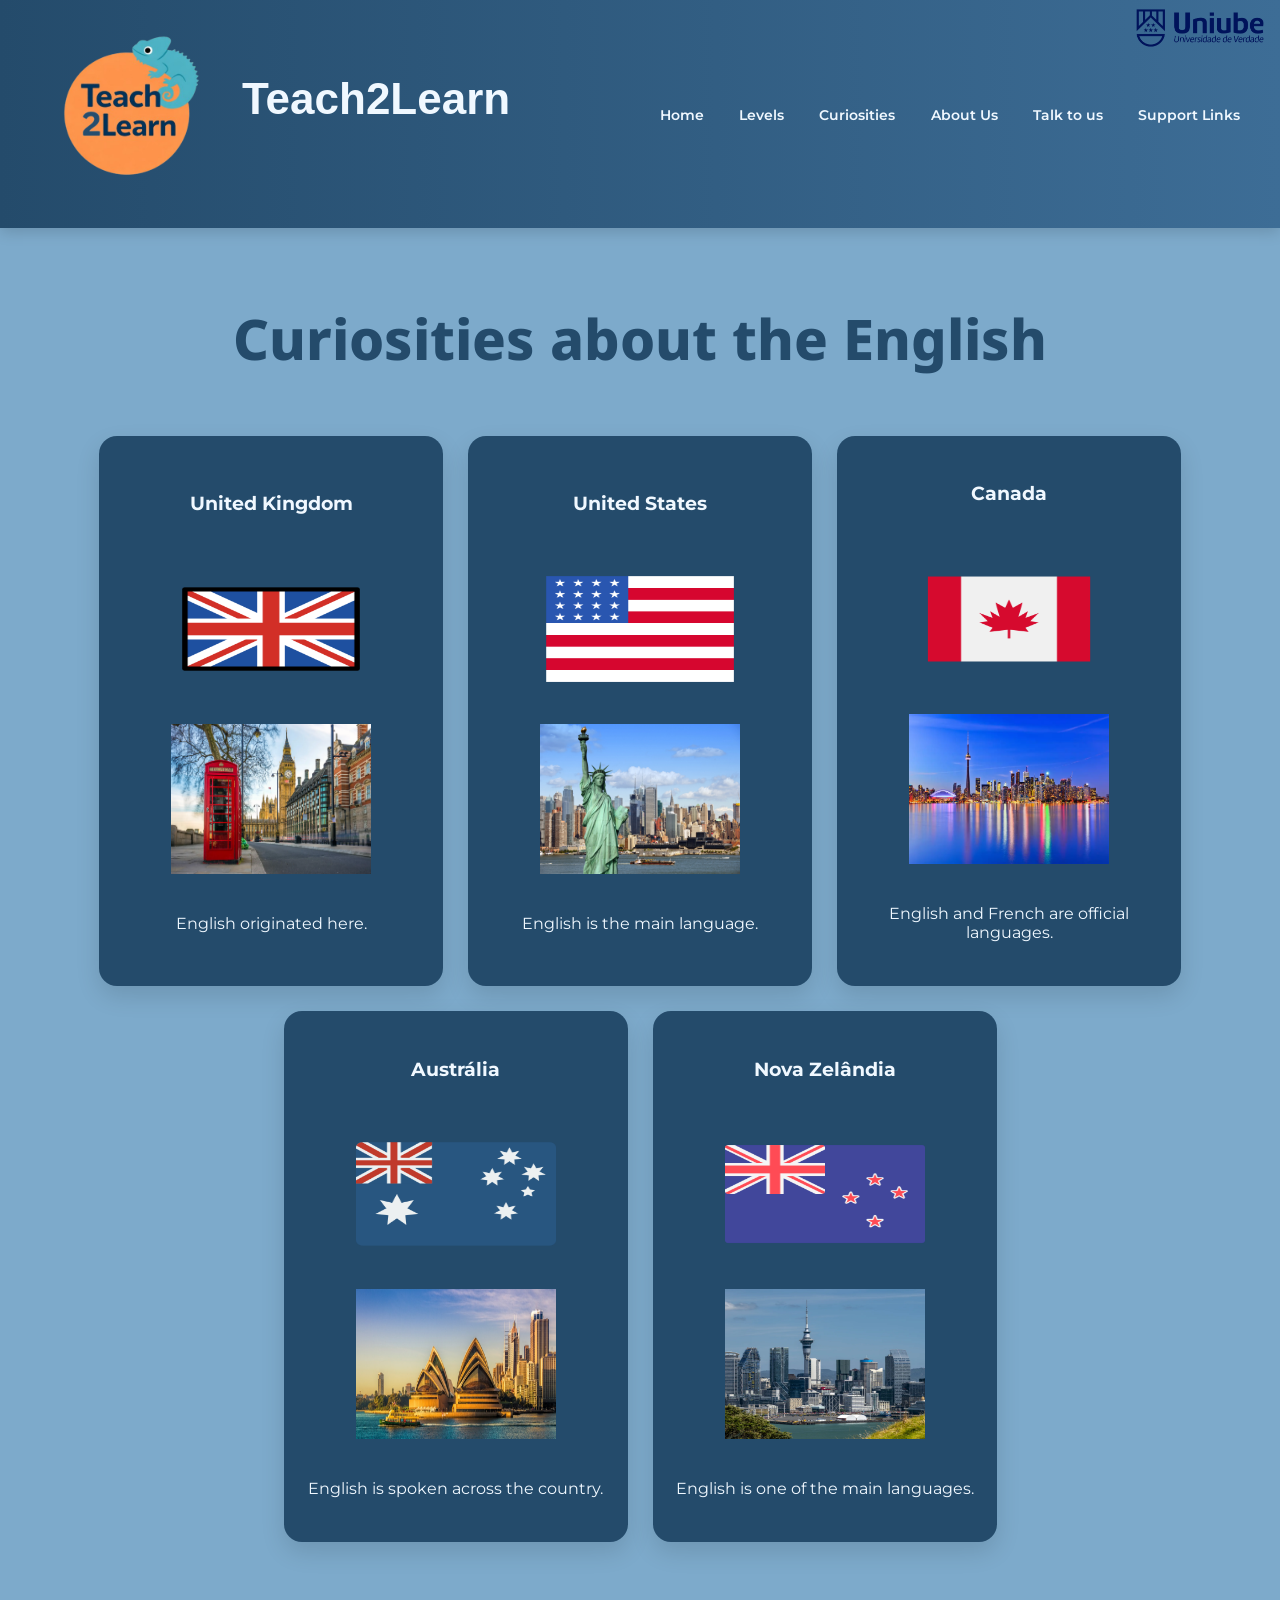
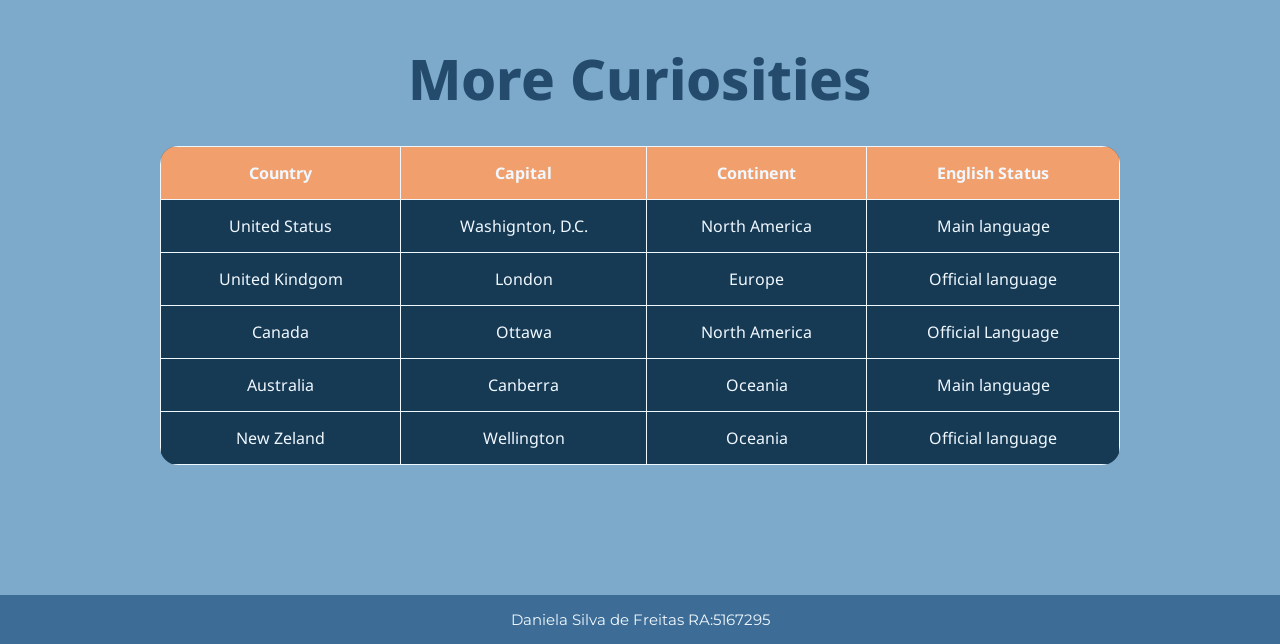
<file: fotos.html>
<!DOCTYPE html>
<html lang="pt-BR">
<head>
    <!-- Google Tag Manager -->
<script>(function(w,d,s,l,i){w[l]=w[l]||[];w[l].push({'gtm.start':
new Date().getTime(),event:'gtm.js'});var f=d.getElementsByTagName(s)[0],
j=d.createElement(s),dl=l!='dataLayer'?'&l='+l:'';j.async=true;j.src=
'https://www.googletagmanager.com/gtm.js?id='+i+dl;f.parentNode.insertBefore(j,f);
})(window,document,'script','dataLayer','GTM-WSL5D84Z');</script>
<!-- End Google Tag Manager -->
    <meta charset="UTF-8">
    <meta name="viewport" content="width=device-width, initial-scale=1.0">
    <link rel="stylesheet" href="css/styles.css">
    <title>Teach2Learn</title>
</head>

<body id="topo">
    <!-- Google Tag Manager (noscript) -->
<noscript><iframe src="https://www.googletagmanager.com/ns.html?id=GTM-WSL5D84Z"
height="0" width="0" style="display:none;visibility:hidden"></iframe></noscript>
<!-- End Google Tag Manager (noscript) -->
   <header class="cabecalho">

    <div class="cabecalho__logotitulo">
        <img id="logosite" src="imagens/logositet2l.png">
        <h1>Teach2Learn</h1>
    </div>

    <a href="https://uniube.br" target="_blank">
        <img src="imagens/teste.png" class="logouniube">
    </a>

    <button class="menu-toggle" id="menuToggle">
        ☰
    </button>

    <nav class="cabecalho__navegacao">
        <ul class="cabecalho__menu" id="menu">
            <li><a href="index.html">Home</a></li>
            <li><a href="levels.html">Levels</a></li>
            <li><a href="fotos.html">Curiosities</a></li>
            <li><a href="aboutus.html">About Us</a></li>
            <li><a href="contato.html">Talk to us</a></li>
            <li><a href="links.html">Support Links</a></li>
        </ul>
    </nav>

</header>
    <main class="pagina">
        <h2 class="subtitulo">
            Curiosities about the English
        </h2>
        <section class="cards">
        <div class="card">
            <h3>United Kingdom</h3>
            <img  src="imagens/bandkingdom.png" class="imgcard" alt="Bandeira do Reino Unido">
            <img src="imagens/londres.webp" class="imgcard" alt="Foto de Londres">
            <p>English originated here.</p>
        </div>
        <div class="card" >
            <h3> United States</h3>
            <img src="imagens/bandeuatransparente.png" class="imgcard" alt="Bandeira Eua">
            <img src="imagens/novayork.jpg" class="imgcard" alt="Imagem de Nova York">
            <p>English is the main language.</p>


        </div>
        <div class="card">
            <h3> Canada</h3>
            <img src="imagens/bandcanada.png" class="imgcard" alt="Bandeira do Canada">
            <img src="imagens/toronto.webp" class="imgcard" alt="Foto de Toronto">
            <p>English and French are official languages.</p>

        

        </div>
        <div class="card">
            <h3> Austrália</h3>
            <img src="imagens/bandaustralia.png" class="imgcard" alt="Bandeira da Austrália">
            <img src="imagens/sidney.jpg" class="imgcard" alt="Foto de Sidney">
            <p> English is spoken across the country. </p>
        </div>

        <div class="card">
            <h3> Nova Zelândia</h3>
            <img src="imagens/bandnovazelandia.png" class="imgcard" alt="Bandeira da Nova Zelândia">
            <img src="imagens/novazelandia.webp" class="imgcard" alt="Imagem de uma cidade em Nova Zelândia">
            <p> English is one of the main languages. </p>
        </div>
        </section>

        <h3 class="subtitulo"> More Curiosities </h3>
        <table class="tabela"> 
            <thead>
                <tr>
                    <th>Country</th>
                    <th>Capital</th>
                    <th>Continent</th>
                    <th>English Status</th>
                </tr>
            </thead>
            <tbody>
                <tr>
                    <td>United Status</td>
                    <td> Washignton, D.C.</td>
                    <td> North America</td>
                    <td> Main language</td>
                </tr>
                <tr>
                    <td>United Kindgom</td>
                    <td>London</td>
                    <td>Europe</td>
                    <td>Official language</td>
                </tr>
                <tr>
                    <td>Canada</td>
                    <td>Ottawa</td>
                    <td>North America</td>
                    <td> Official Language</td>
                </tr>
                <tr>
                    <td>Australia</td>
                    <td>Canberra</td>
                    <td>Oceania</td>
                    <td>Main language</td>
                </tr>
                <tr>
                    <td>New Zeland</td>
                    <td>Wellington</td>
                    <td>Oceania</td>
                    <td>Official language</td>
                </tr>
            </tbody>
        </table>




    </main>


     <footer class="rodape"> 
        <p> Daniela Silva de Freitas RA:5167295</p>
         <a href="#topo" class="botao-topo" id="btntopo">Voltar ao início</a>
    </footer>
    
</body>
<script src="scripts.js"></script>

</html>
</file>
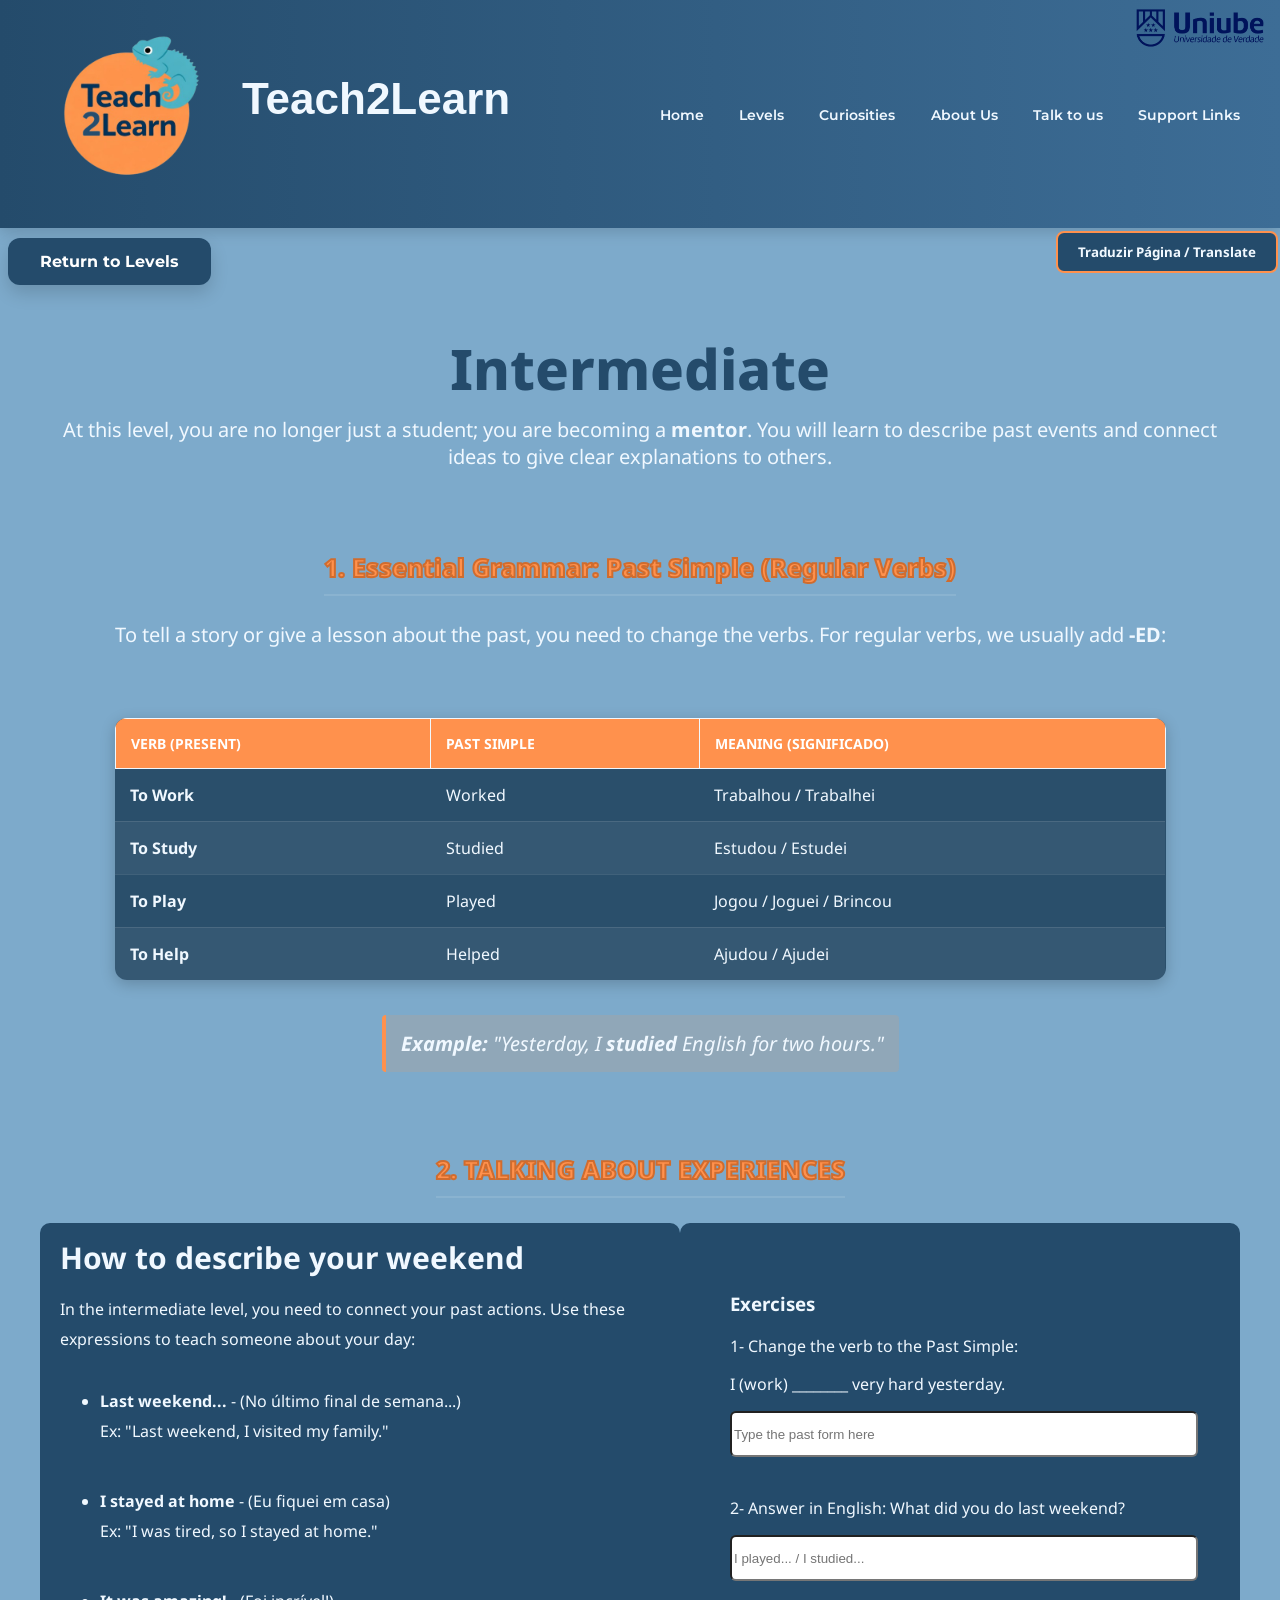
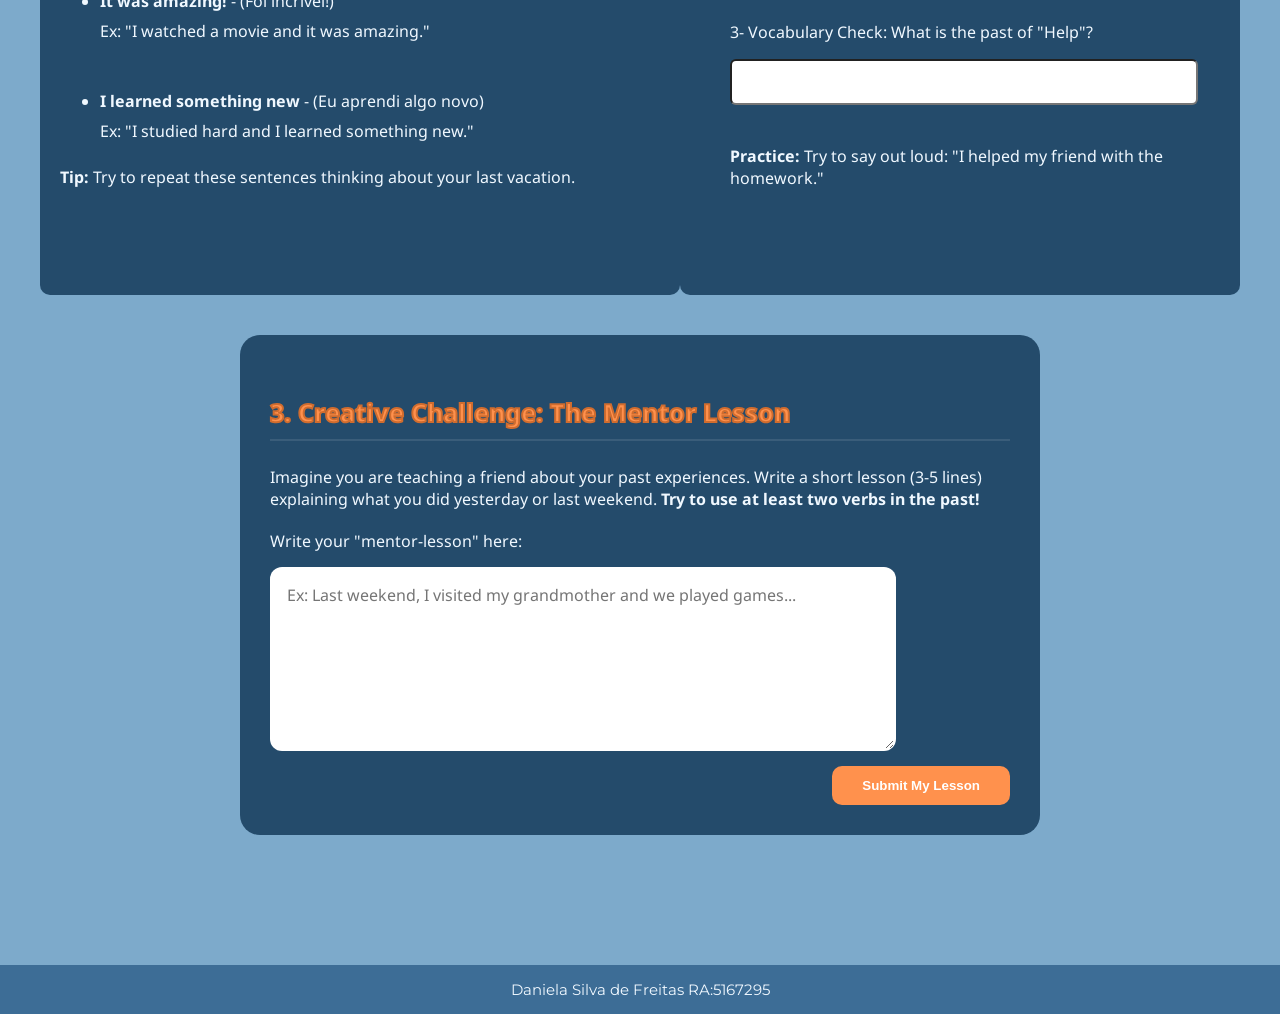
<file: intermediate.html>
<!DOCTYPE html>
<html lang="pt-BR">
<head>
    <!-- Google Tag Manager -->
<script>(function(w,d,s,l,i){w[l]=w[l]||[];w[l].push({'gtm.start':
new Date().getTime(),event:'gtm.js'});var f=d.getElementsByTagName(s)[0],
j=d.createElement(s),dl=l!='dataLayer'?'&l='+l:'';j.async=true;j.src=
'https://www.googletagmanager.com/gtm.js?id='+i+dl;f.parentNode.insertBefore(j,f);
})(window,document,'script','dataLayer','GTM-WSL5D84Z');</script>
<!-- End Google Tag Manager -->
    <meta charset="UTF-8">
    <meta name="viewport" content="width=device-width, initial-scale=1.0">
    <link rel="stylesheet" href="css/styles.css">
    <title>Teach2Learn</title>
</head>

<body id="topo">
    <!-- Google Tag Manager (noscript) -->
<noscript><iframe src="https://www.googletagmanager.com/ns.html?id=GTM-WSL5D84Z"
height="0" width="0" style="display:none;visibility:hidden"></iframe></noscript>
<!-- End Google Tag Manager (noscript) -->
   <header class="cabecalho">

    <div class="cabecalho__logotitulo">
        <img id="logosite" src="imagens/logositet2l.png">
        <h1>Teach2Learn</h1>
    </div>

    <a href="https://uniube.br" target="_blank">
        <img src="imagens/teste.png" class="logouniube">
    </a>

    <button class="menu-toggle" id="menuToggle">
        ☰
    </button>

    <nav class="cabecalho__navegacao">
        <ul class="cabecalho__menu" id="menu">
            <li><a href="index.html">Home</a></li>
            <li><a href="levels.html">Levels</a></li>
            <li><a href="fotos.html">Curiosities</a></li>
            <li><a href="aboutus.html">About Us</a></li>
            <li><a href="contato.html">Talk to us</a></li>
            <li><a href="links.html">Support Links</a></li>
        </ul>
    </nav>

</header>

    <main class="pagina">
        <div class="container-tradutor">
            <button id="btnTraduzir" onclick="toggleTraducao()">Traduzir Página / Translate</button>
        </div>
        <a href="levels.html" class="botao" id="returnlevel">Return to Levels</a>
        <div class="apresBeginner">
            <h2 class="subtitulo"><span class="traduzivel" data-pt="Intermediário">Intermediate</span></h2>
            <p><span class="traduzivel" data-pt="Neste nível, você não é mais apenas um aluno; você está se tornando um mentor. Você aprenderá a descrever eventos passados e conectar ideias para dar explicações claras aos outros.">At this level, you are no longer just a student; you are becoming a <strong>mentor</strong>. 
            You will learn to describe past events and connect ideas to give clear explanations to others.</span></p>
        </div>

        <div class="apresBeginner">
            <h3 class="titulo-sessao"><span class="traduzivel" data-pt="1. Gramática Essencial: Passado Simples (Verbos Regulares)">1. Essential Grammar: Past Simple (Regular Verbs)</span></h3>
            <p><span class="traduzivel" data-pt="Para contar uma história ou dar uma lição sobre o passado, você precisa mudar os verbos. Para verbos regulares, geralmente adicionamos -ED:">To tell a story or give a lesson about the past, you need to change the verbs. For regular verbs, we usually add <strong>-ED</strong>:</span></p>
            
            <table class="tabela-gramatica">
                <thead>
                    <tr>
                        <th>Verb (Present)</th>
                        <th>Past Simple</th>
                        <th>Meaning (Significado)</th>
                    </tr>
                </thead>
                <tbody>
                    <tr>
                        <td><strong>To Work</strong></td>
                        <td>Worked</td>
                        <td>Trabalhou / Trabalhei</td>
                    </tr>
                    <tr>
                        <td><strong>To Study</strong></td>
                        <td>Studied</td>
                        <td>Estudou / Estudei</td>
                    </tr>
                    <tr>
                        <td><strong>To Play</strong></td>
                        <td>Played</td>
                        <td>Jogou / Joguei / Brincou</td>
                    </tr>
                    <tr>
                        <td><strong>To Help</strong></td>
                        <td>Helped</td>
                        <td>Ajudou / Ajudei</td>
                    </tr>
                </tbody>
            </table>
            <p class="exemplo-gramatica"><strong>Example:</strong> <span class="traduzivel" data-pt="'Ontem, eu estudei inglês por duas horas.'">"Yesterday, I <strong>studied</strong> English for two hours."</span></p>
        </div>

        <h3 class="titulo-sessao"><span class="traduzivel" data-pt="2. FALANDO SOBRE EXPERIÊNCIAS">2. TALKING ABOUT EXPERIENCES</span></h3>
        <section class="assunto">
            <div class="explicacao">
                <p><strong id="explicacaotitulo"><span class="traduzivel" data-pt="Como descrever seu final de semana">How to describe your weekend</span></strong></p>
                <p><span class="traduzivel" data-pt="No nível intermediário, você precisa conectar suas ações passadas. Use estas expressões para ensinar alguém sobre o seu dia:">In the intermediate level, you need to connect your past actions. Use these expressions to teach someone about your day:</span></p>

                <ul>
                    <li>
                        <strong>Last weekend...</strong> - <span class="traduzivel" data-pt="(No último final de semana...) Ex: 'No último final de semana, eu visitei minha família.'">(No último final de semana...) <br>
                        Ex: "Last weekend, I visited my family."</span>
                    </li>
                    <li>
                        <strong>I stayed at home</strong> - <span class="traduzivel" data-pt="(Eu fiquei em casa) Ex: 'Eu estava cansado, então fiquei em casa.'">(Eu fiquei em casa) <br>
                        Ex: "I was tired, so I stayed at home."</span>
                    </li>
                    <li>
                        <strong>It was amazing!</strong> - <span class="traduzivel" data-pt="(Foi incrível!) Ex: 'Eu assisti um filme e foi incrível.'">(Foi incrível!) <br>
                        Ex: "I watched a movie and it was amazing."</span>
                    </li>
                    <li>
                        <strong>I learned something new</strong> - <span class="traduzivel" data-pt="(Eu aprendi algo novo) Ex: 'Eu estudei muito e aprendi algo novo.'">(Eu aprendi algo novo) <br>
                        Ex: "I studied hard and I learned something new."</span>
                    </li>
                </ul>
                <p><span class="traduzivel" data-pt="Dica: Tente repetir estas frases pensando nas suas últimas férias."><strong>Tip:</strong> Try to repeat these sentences thinking about your last vacation.</span></p>
            </div>

            <div class="exercicios">
                <h3>Exercises</h3>
                <div class="exercicio">
                    <p><span class="traduzivel" data-pt="1- Mude o verbo para o Passado Simples:">1- Change the verb to the Past Simple:</span></p>
                    <p>I (work) ________ very hard yesterday.</p>
                    <input type="text" placeholder="Type the past form here"> 
                </div>

                <div class="exercicio">
                    <p><span class="traduzivel" data-pt="2- Responda em Inglês: O que você fez no último final de semana?">2- Answer in English: What did you do last weekend?</span></p>
                    <input type="text" placeholder="I played... / I studied..."> 
                </div>

                <div class="exercicio">
                    <p><span class="traduzivel" data-pt="3- Verificação de Vocabulário: Qual é o passado de 'Help'?">3- Vocabulary Check: What is the past of "Help"?</span></p>
                    <input type="text"> 
                </div>
                
                <div class="exercicio">
                    <p><strong>Practice:</strong> <span class="traduzivel" data-pt="Tente dizer em voz alta: 'Eu ajudei meu amigo com a lição de casa.'">Try to say out loud: "I helped my friend with the homework."</span></p>
                </div>
            </div>
        </section>

        <div class="secao-historia">
            <h3 class="titulo-sessao"><span class="traduzivel" data-pt="3. Desafio Criativo: A Lição do Mentor">3. Creative Challenge: The Mentor Lesson</span></h3>
            <p><span class="traduzivel" data-pt="Imagine que você está ensinando um amigo sobre suas experiências passadas. Escreva uma lição curta (3 a 5 linhas) explicando o que você fez ontem ou no último final de semana. Tente usar pelo menos dois verbos no passado!">Imagine you are teaching a friend about your past experiences. Write a short lesson (3-5 lines) explaining what you did yesterday or last weekend. 
            <strong>Try to use at least two verbs in the past!</strong></span></p>
            
            <div class="story-container">
                <label for="userStory"><span class="traduzivel" data-pt="Escreva sua 'lição de mentor' aqui:">Write your "mentor-lesson" here:</span></label>
                <textarea id="userStory" placeholder="Ex: Last weekend, I visited my grandmother and we played games..."></textarea>
                <button type="button" id="btnEnviarHistoria" onclick="enviarHistoria()">Submit My Lesson</button>
            </div>
            
            <div id="feedbackHistoria" class="feedback-box"></div>
        </div>
    </main>

    <footer class="rodape"> 
        <p> Daniela Silva de Freitas RA:5167295</p>
        <a href="#topo" class="botao-topo" id="btntopo">Voltar ao início</a>
    </footer>

    <script src="scripts.js"></script>
</body>

</html>
</file>
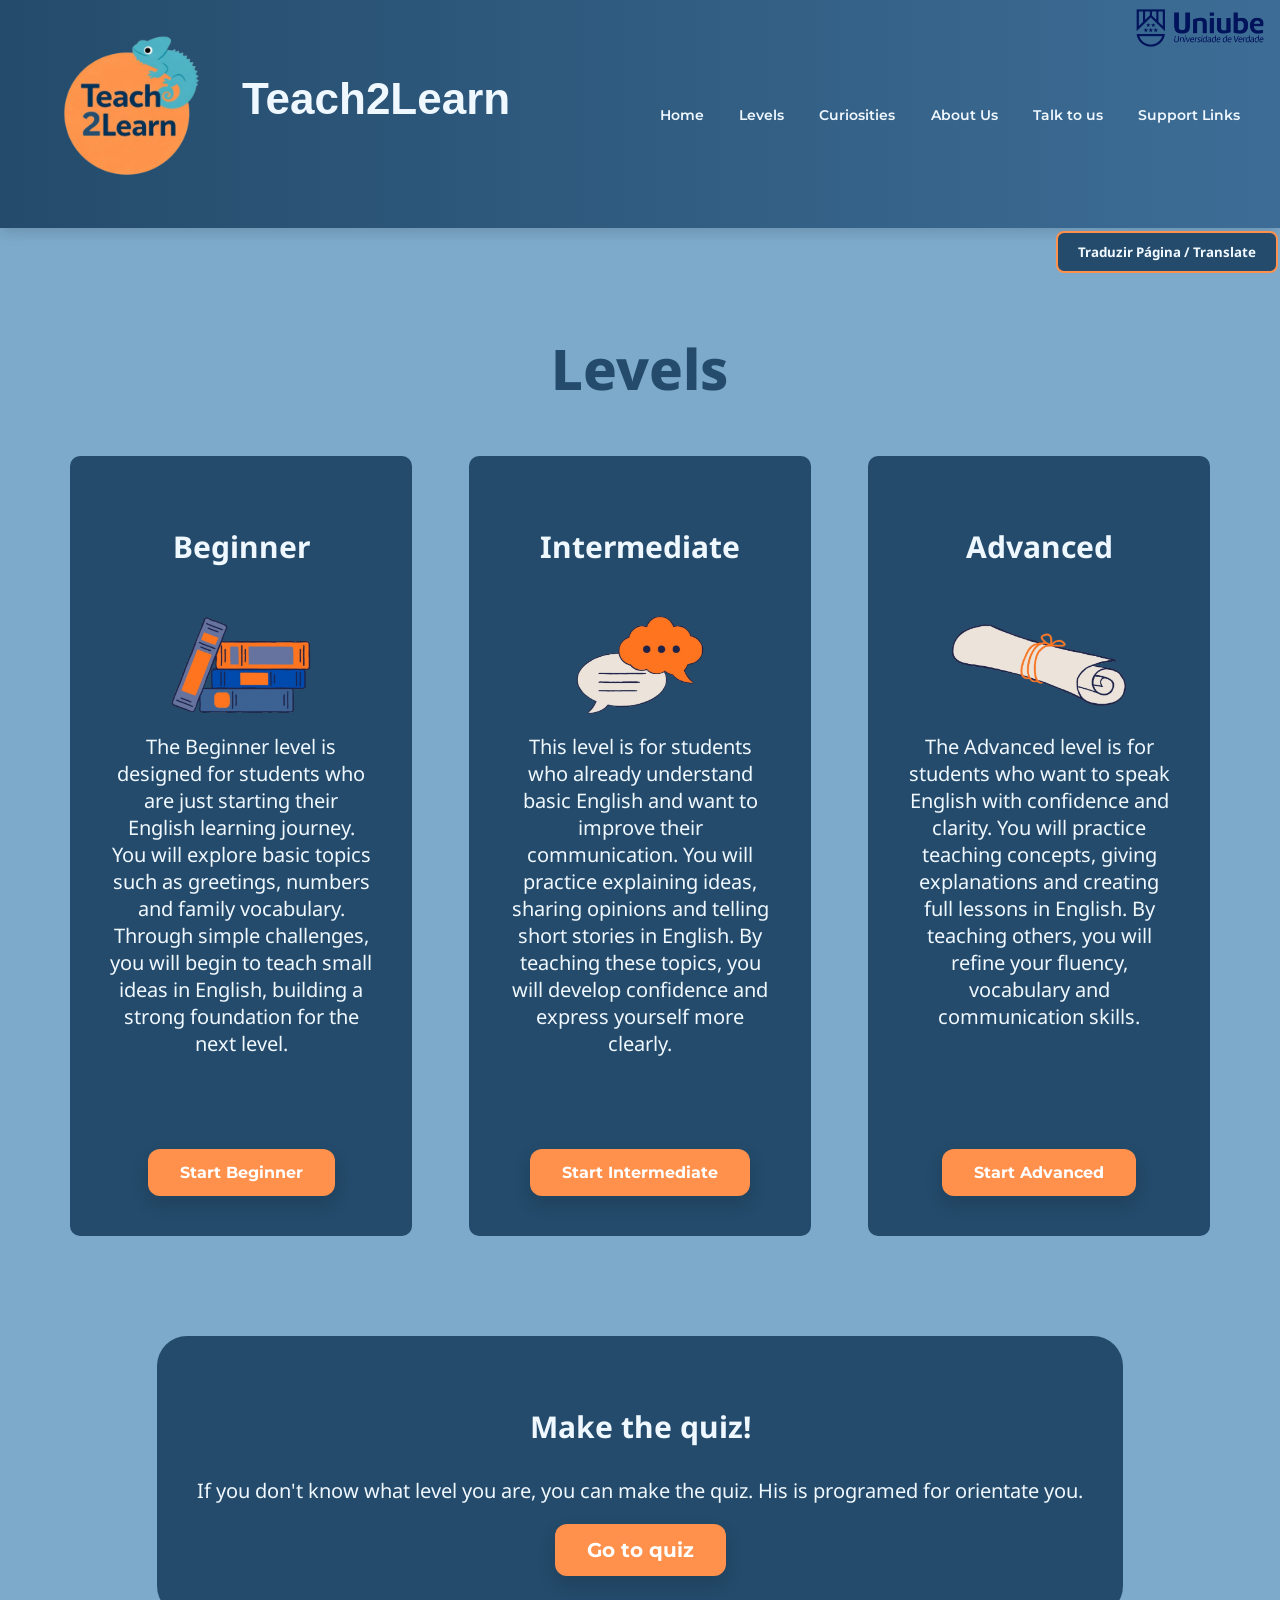
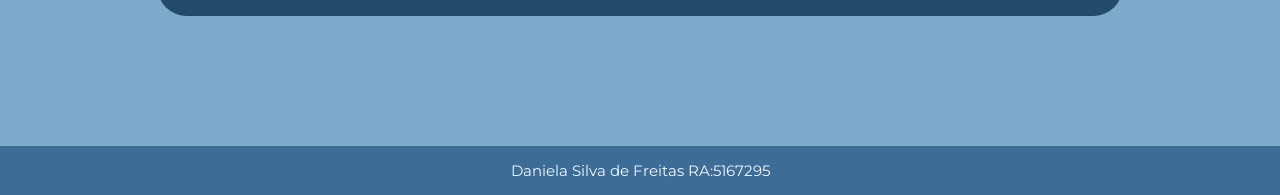
<file: levels.html>
<!DOCTYPE html>
<html lang="pt-BR">
<head>
    <!-- Google Tag Manager -->
<script>(function(w,d,s,l,i){w[l]=w[l]||[];w[l].push({'gtm.start':
new Date().getTime(),event:'gtm.js'});var f=d.getElementsByTagName(s)[0],
j=d.createElement(s),dl=l!='dataLayer'?'&l='+l:'';j.async=true;j.src=
'https://www.googletagmanager.com/gtm.js?id='+i+dl;f.parentNode.insertBefore(j,f);
})(window,document,'script','dataLayer','GTM-WSL5D84Z');</script>
<!-- End Google Tag Manager -->
    <meta charset="UTF-8">
    <meta name="viewport" content="width=device-width, initial-scale=1.0">
    <link rel="stylesheet" href="css/styles.css">
    <title>Teach2Learn</title>
</head>

<body id="topo">
    <!-- Google Tag Manager (noscript) -->
<noscript><iframe src="https://www.googletagmanager.com/ns.html?id=GTM-WSL5D84Z"
height="0" width="0" style="display:none;visibility:hidden"></iframe></noscript>
<!-- End Google Tag Manager (noscript) -->
   <header class="cabecalho">

    <div class="cabecalho__logotitulo">
        <img id="logosite" src="imagens/logositet2l.png">
        <h1>Teach2Learn</h1>
    </div>

    <a href="https://uniube.br" target="_blank">
        <img src="imagens/teste.png" class="logouniube">
    </a>

    <button class="menu-toggle" id="menuToggle">
        ☰
    </button>

    <nav class="cabecalho__navegacao">
        <ul class="cabecalho__menu" id="menu">
            <li><a href="index.html">Home</a></li>
            <li><a href="levels.html">Levels</a></li>
            <li><a href="fotos.html">Curiosities</a></li>
            <li><a href="aboutus.html">About Us</a></li>
            <li><a href="contato.html">Talk to us</a></li>
            <li><a href="links.html">Support Links</a></li>
        </ul>
    </nav>

</header>
    <main class="pagina">
         <div class="container-tradutor">
    <button id="btnTraduzir" onclick="toggleTraducao()">Traduzir Página / Translate</button>
</div>
      <h2 class="subtitulo"> Levels </h2>
        <section class="corpodapagina__quadros">

           

            <div class="corpodapagina__quadros__nivel">

               <h3>Beginner</h3>
                               <img src="imagens/sla3v.png"  class="imagem_quadros" alt="Foto de uma menina ensinando">
                    <p><span class="traduzivel" data-pt="O nível Iniciante é projetado para alunos que estão apenas começando sua jornada de aprendizado de inglês. Você explorará tópicos básicos como saudações, números e vocabulário de família. Através de desafios simples, você começará a ensinar pequenas ideias em inglês, construindo uma base sólida para o próximo nível.">The Beginner level is designed for students who are just starting their English learning journey.
                    You will explore basic topics such as greetings, numbers and family vocabulary.
                    Through simple challenges, you will begin to teach small ideas in English, building a strong foundation for the next level.
                    </span></p>
                    
                    <a href="beginner.html" class="botao"> Start Beginner</a>
            </div>
            <div class="corpodapagina__quadros__nivel">
                <h3>Intermediate</h3>
                <img src="imagens/sla2.png"  class="imagem_quadros" alt="Foto de uma menina ensinando">
                    <p> <span class="traduzivel" data-pt="Este nível é para alunos que já compreendem o inglês básico e desejam aprimorar sua comunicação.
Você praticará a explicação de ideias, o compartilhamento de opiniões e a narração de pequenas histórias em inglês.
Ao ensinar esses tópicos, você desenvolverá confiança e se expressará com mais clareza."> This level is for students who already understand basic English and want to improve their communication.
                    You will practice explaining ideas, sharing opinions and telling short stories in English.
                    By teaching these topics, you will develop confidence and express yourself more clearly.
                    </span></p>
                    <a href="intermediate.html" class="botao"> Start Intermediate</a>

            </div>
            <div class="corpodapagina__quadros__nivel">
                <h3>Advanced</h3>
                <img src="imagens/sla.png"  class="imagem_quadros" alt="Foto de uma menina ensinando">
                <p> <span class="traduzivel" data-pt="O nível Avançado é para alunos que desejam falar inglês com confiança e clareza.
Você praticará o ensino de conceitos, dando explicações e criando aulas completas em inglês.
Ao ensinar outras pessoas, você aprimorará sua fluência, vocabulário e habilidades de comunicação.">  The Advanced level is for students who want to speak English with confidence and clarity.
                You will practice teaching concepts, giving explanations and creating full lessons in English.
                By teaching others, you will refine your fluency, vocabulary and communication skills.
                </span></p>
                <a href="advanced.html" class="botao"> Start Advanced</a>
            </div>
        
       
        </section> 
        <div class="gotoquiz">  
        <h3 id="tituloquiz">Make the quiz!</h3> 
        <p> <span class="traduzivel" data-pt="Se você não sabe em que nível está, pode fazer o teste. Ele foi programado para te orientar."> If you don't know what level you are, you can make the quiz. His is programed for orientate you. </span></p> 
        <a href="quiz.html" class="botao">Go to quiz</a>   
        </div>


    </main>
    <footer class="rodape"> 
        <p> Daniela Silva de Freitas RA:5167295</p>
         <a href="#topo" class="botao-topo" id="btntopo">Voltar ao início</a>
    </footer>
    
</body>
<script src="scripts.js"></script>


</html>
</file>
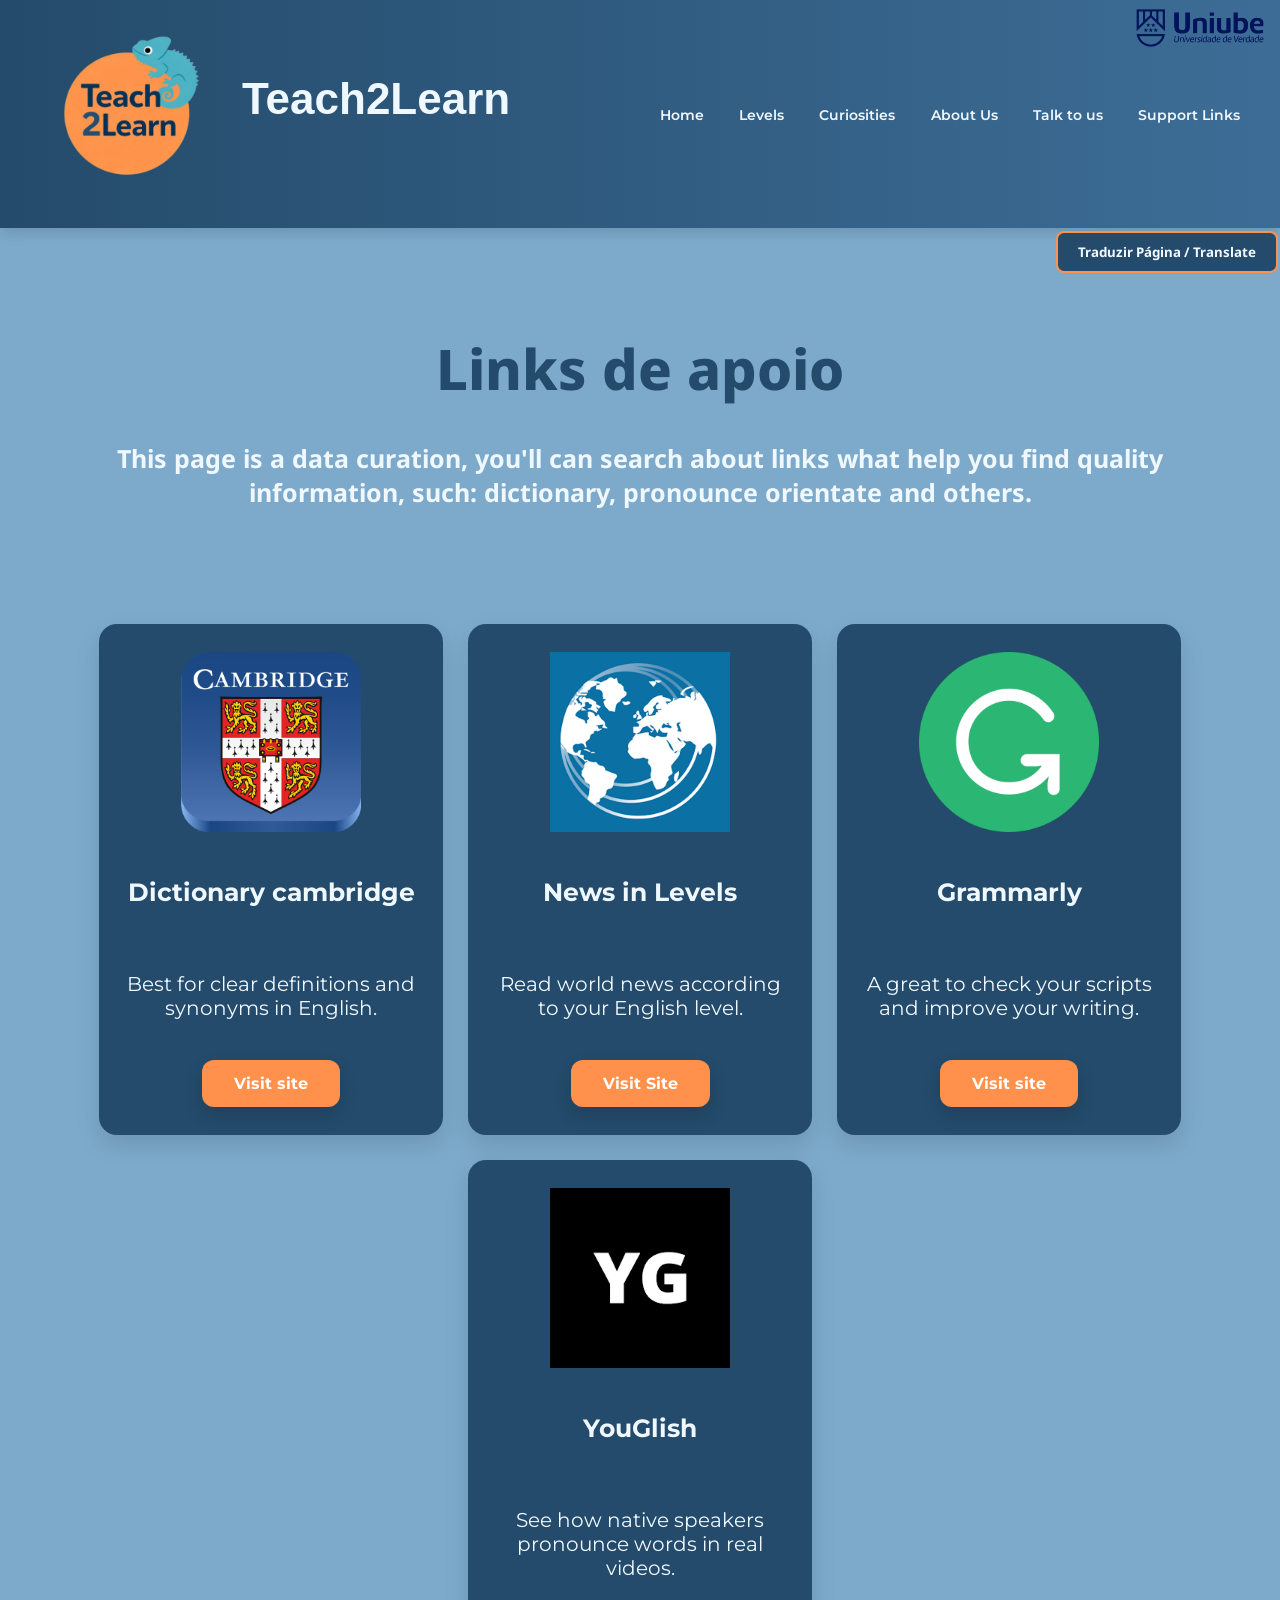
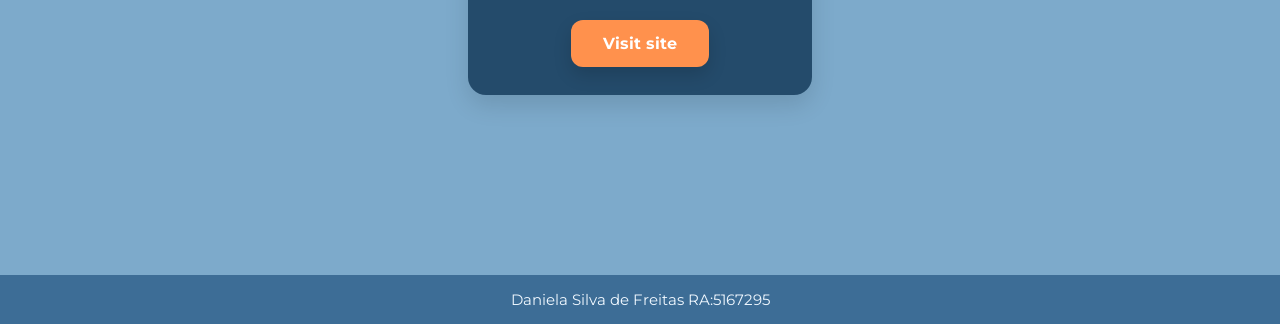
<file: links.html>
<!DOCTYPE html>
<html lang="pt-BR">
<head>
    <!-- Google Tag Manager -->
<script>(function(w,d,s,l,i){w[l]=w[l]||[];w[l].push({'gtm.start':
new Date().getTime(),event:'gtm.js'});var f=d.getElementsByTagName(s)[0],
j=d.createElement(s),dl=l!='dataLayer'?'&l='+l:'';j.async=true;j.src=
'https://www.googletagmanager.com/gtm.js?id='+i+dl;f.parentNode.insertBefore(j,f);
})(window,document,'script','dataLayer','GTM-WSL5D84Z');</script>
<!-- End Google Tag Manager -->
    <meta charset="UTF-8">
    <meta name="viewport" content="width=device-width, initial-scale=1.0">
    <link rel="stylesheet" href="css/styles.css">
    <title>Teach2Learn</title>
</head>

<body id="topo">
    <!-- Google Tag Manager (noscript) -->
<noscript><iframe src="https://www.googletagmanager.com/ns.html?id=GTM-WSL5D84Z"
height="0" width="0" style="display:none;visibility:hidden"></iframe></noscript>
<!-- End Google Tag Manager (noscript) -->
    <header class="cabecalho">

    <div class="cabecalho__logotitulo">
        <img id="logosite" src="imagens/logositet2l.png">
        <h1>Teach2Learn</h1>
    </div>

    <a href="https://uniube.br" target="_blank">
        <img src="imagens/teste.png" class="logouniube">
    </a>

    <button class="menu-toggle" id="menuToggle">
        ☰
    </button>

    <nav class="cabecalho__navegacao">
        <ul class="cabecalho__menu" id="menu">
            <li><a href="index.html">Home</a></li>
            <li><a href="levels.html">Levels</a></li>
            <li><a href="fotos.html">Curiosities</a></li>
            <li><a href="aboutus.html">About Us</a></li>
            <li><a href="contato.html">Talk to us</a></li>
            <li><a href="links.html">Support Links</a></li>
        </ul>
    </nav>

</header>
    <main class="pagina">
          <div class="container-tradutor">
    <button id="btnTraduzir" onclick="toggleTraducao()">Traduzir Página / Translate</button>
</div>
        <h2 class="subtitulo"> Links de apoio </h2>
        <section id="corletra">
            <h3> <span class="traduzivel" data-pt="Esta página é uma curadoria de dados. Você pode pesquisar links que o ajudarão a encontrar informações de qualidade, como: dicionário, pronúncia, orientação e outros." >This page is a data curation, you'll can search about links what help you find quality information, such: dictionary, pronounce orientate and others. 
                 </span> </h3> 
            <div class="cards">
                    <div class="card"> 
                    <img src="imagens/cambridge.png" alt="Logo da Cambridge" class="logolink">
                    <h3>Dictionary cambridge</h3>
                    <p><span class="traduzivel" data-pt="Melhor para definições claras e sinônimos em inglês."> Best for clear definitions and synonyms in English.</span></p>
                    <a href="https://dictionary.cambridge.org" target="_blank" class="botao" > Visit site</a>
                

                
                </div>
                <div class="card">
                    <img src="imagens/newsil.webp" alt="Logo da News in Level" class="logolink">
            <h3>News in Levels</h3>
            <p><span class="traduzivel" data-pt="Leia notícias mundiais de acordo com seu nível de inglês." > Read world news according to your English level.</span></p>
            <a href="https://www.newsinlevels.com" target="_blank" class="botao">Visit Site</a>
        </div>
               

                <div class="card">
                    <img src="imagens/gramarly.png" alt="Logo da Grammarly" class="logolink">
                    <h3>Grammarly</h3>
                    <p><span class="traduzivel" data-pt="Uma boa para checar seus roteiros/textos e melhorar sua escrita." >A great to check your scripts and improve your writing.</span></p>
                    <a href="https://www.grammarly.com" target="_blank" class="botao" > Visit site</a>    

                </div>
                
         <div class="card">
                    <img src="imagens/youglish.webp" alt="Logo da YouGlish" class="logolink">
                    <h3>YouGlish</h3> 
                    <p> <span class="traduzivel" data-pt="Veja como falantes nativos pronunciam palavras em vídeos reais.">  See how native speakers pronounce words in real videos. </span></p>
                    <a href="https://youglish.com" target="_blank" class="botao" > Visit site</a>    
                </div>
            </div>


        </section>


    </main>
     <footer class="rodape"> 
        <p> Daniela Silva de Freitas RA:5167295</p>
        <a href="#topo" class="botao-topo" id="btntopo">Voltar ao início</a>
    </footer>
    <script src="scripts.js"></script>
    </body>

    </html>
</file>
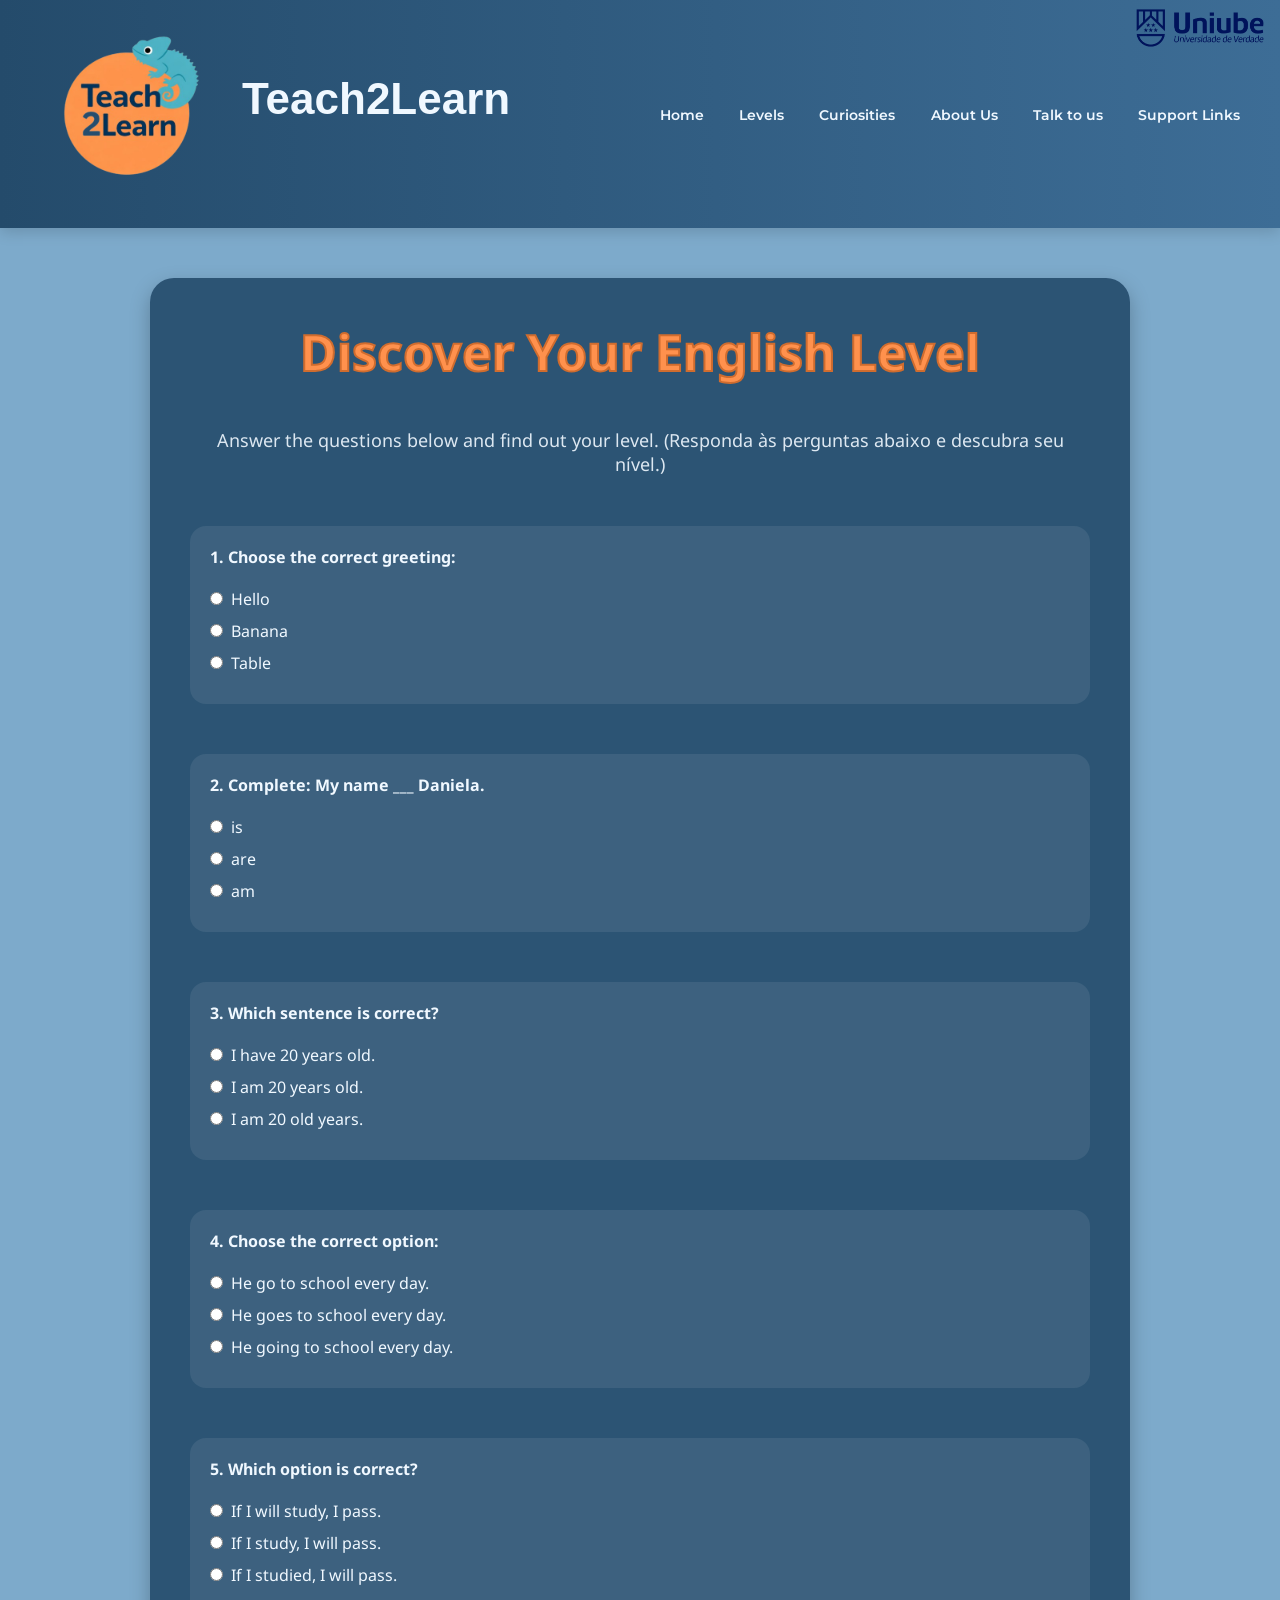
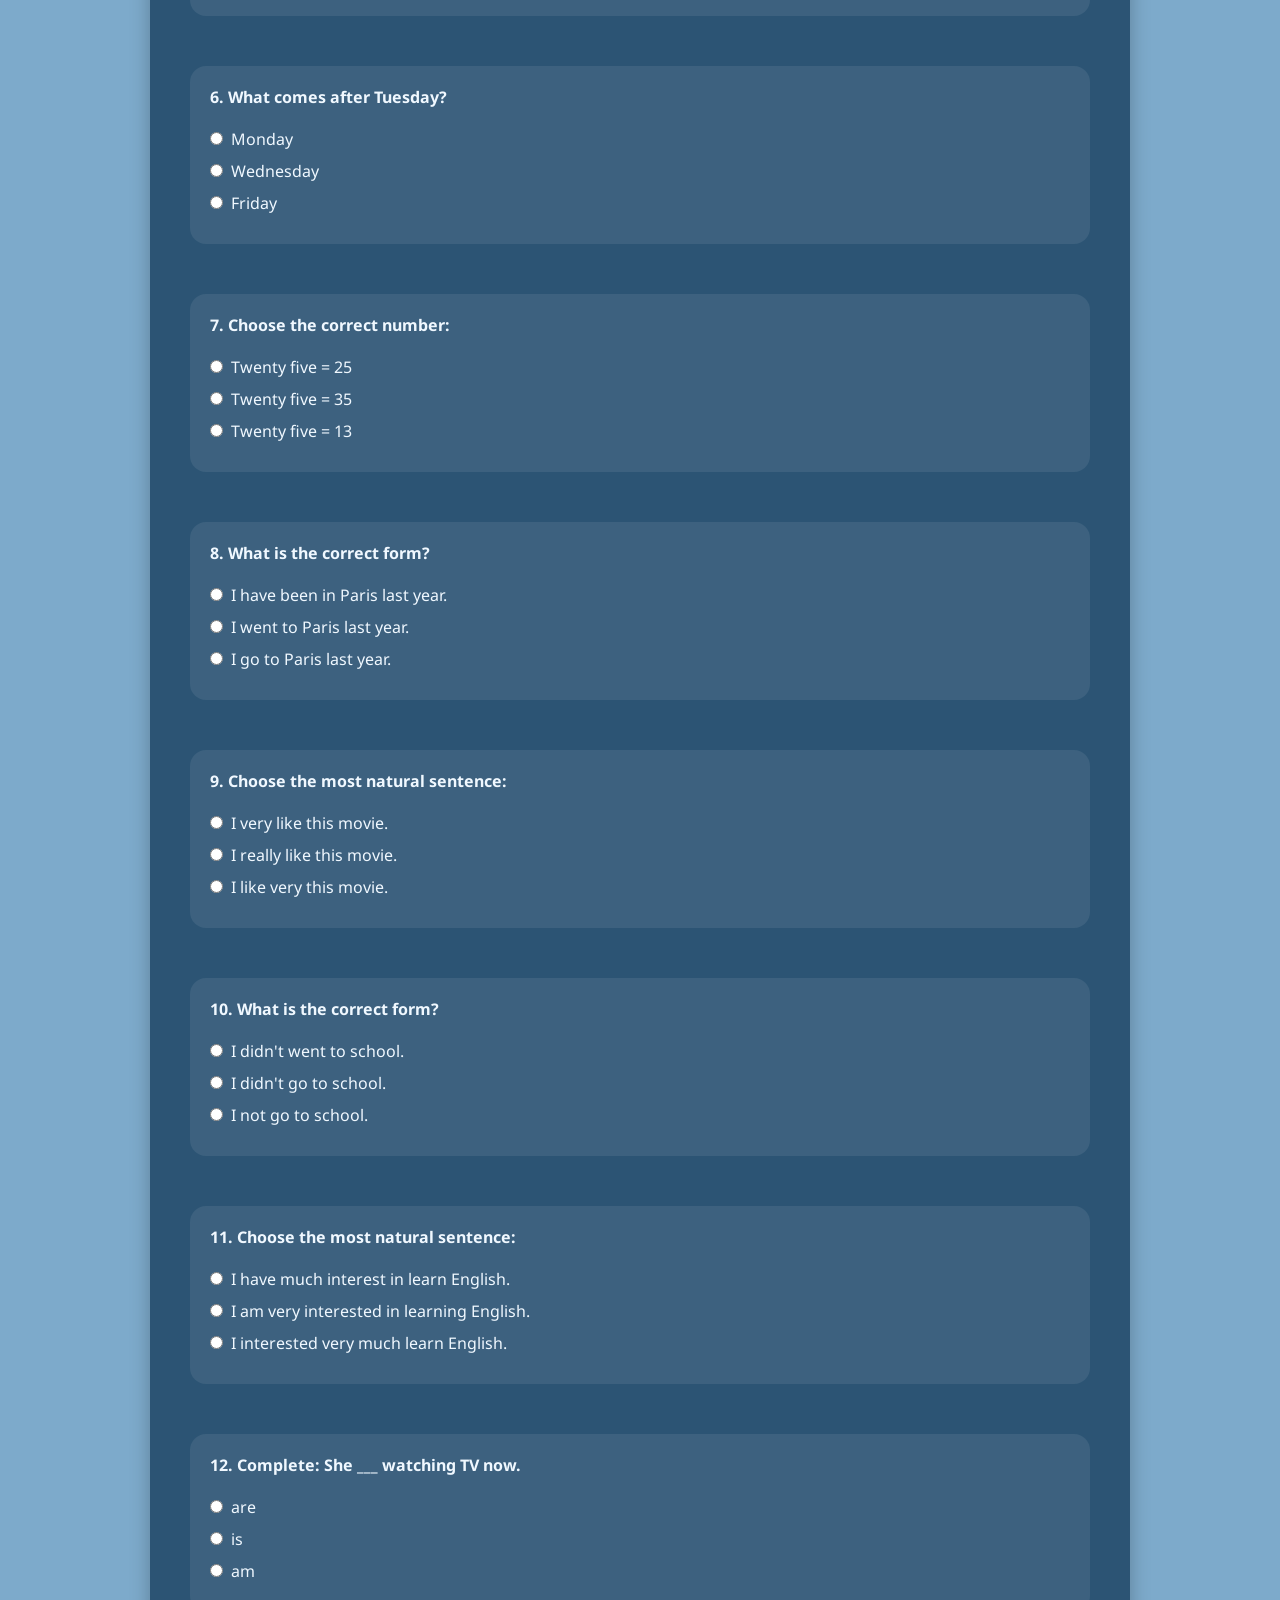
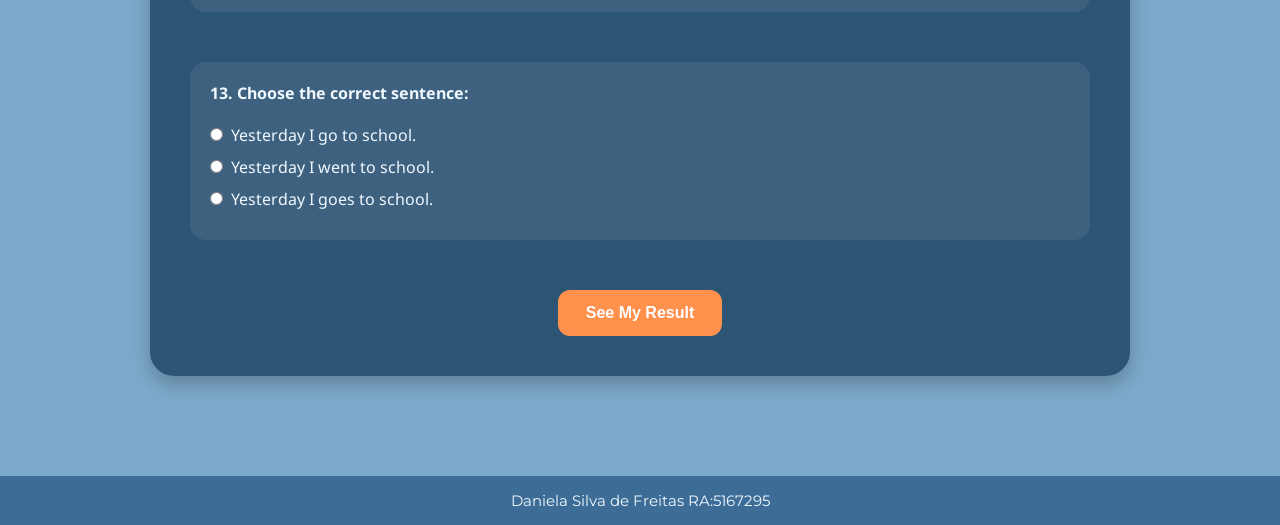
<file: quiz.html>
<!DOCTYPE html>
<html lang="pt-BR">
<head>
    <!-- Google Tag Manager -->
<script>(function(w,d,s,l,i){w[l]=w[l]||[];w[l].push({'gtm.start':
new Date().getTime(),event:'gtm.js'});var f=d.getElementsByTagName(s)[0],
j=d.createElement(s),dl=l!='dataLayer'?'&l='+l:'';j.async=true;j.src=
'https://www.googletagmanager.com/gtm.js?id='+i+dl;f.parentNode.insertBefore(j,f);
})(window,document,'script','dataLayer','GTM-WSL5D84Z');</script>
<!-- End Google Tag Manager -->
    <meta charset="UTF-8">
    <meta name="viewport" content="width=device-width, initial-scale=1.0">
    <link rel="stylesheet" href="css/styles.css">
    <title>Teach2Learn</title>
</head>

<body id="topo">
    <!-- Google Tag Manager (noscript) -->
<noscript><iframe src="https://www.googletagmanager.com/ns.html?id=GTM-WSL5D84Z"
height="0" width="0" style="display:none;visibility:hidden"></iframe></noscript>
<!-- End Google Tag Manager (noscript) -->
   <header class="cabecalho">

    <div class="cabecalho__logotitulo">
        <img id="logosite" src="imagens/logositet2l.png">
        <h1>Teach2Learn</h1>
    </div>

    <a href="https://uniube.br" target="_blank">
        <img src="imagens/teste.png" class="logouniube">
    </a>

    <button class="menu-toggle" id="menuToggle">
        ☰
    </button>

    <nav class="cabecalho__navegacao">
        <ul class="cabecalho__menu" id="menu">
            <li><a href="index.html">Home</a></li>
            <li><a href="levels.html">Levels</a></li>
            <li><a href="fotos.html">Curiosities</a></li>
            <li><a href="aboutus.html">About Us</a></li>
            <li><a href="contato.html">Talk to us</a></li>
            <li><a href="links.html">Support Links</a></li>
        </ul>
    </nav>

</header>
    <main>
      
        <section class="quiz-container">
    <h2 class="destaque" id="subtituloquiz">Discover Your English Level</h2>
    <p class="quiz-intro">
        Answer the questions below and find out your level.
        (Responda às perguntas abaixo e descubra seu nível.)
    </p>
      <form id="quizForm" class="quiz-form">

        <div class="quiz-question">
            <p>1. Choose the correct greeting:</p>
            <label><input type="radio" name="q1" value="1"> Hello</label>
            <label><input type="radio" name="q1" value="0"> Banana</label>
            <label><input type="radio" name="q1" value="0"> Table</label>
        </div>
          <div class="quiz-question">
            <p>2. Complete: My name ___ Daniela.</p>
            <label><input type="radio" name="q2" value="1"> is</label>
            <label><input type="radio" name="q2" value="0"> are</label>
            <label><input type="radio" name="q2" value="0"> am</label>
        </div>
        <div class="quiz-question">
            <p>3. Which sentence is correct?</p>
            <label><input type="radio" name="q3" value="0"> I have 20 years old.</label>
            <label><input type="radio" name="q3" value="2"> I am 20 years old.</label>
            <label><input type="radio" name="q3" value="0"> I am 20 old years.</label>
        </div>
          <div class="quiz-question">
            <p>4. Choose the correct option:</p>
            <label><input type="radio" name="q4" value="0"> He go to school every day.</label>
            <label><input type="radio" name="q4" value="2"> He goes to school every day.</label>
            <label><input type="radio" name="q4" value="0"> He going to school every day.</label>
        </div>
        <div class="quiz-question">
            <p>5. Which option is correct?</p>
            <label><input type="radio" name="q5" value="0"> If I will study, I pass.</label>
            <label><input type="radio" name="q5" value="3"> If I study, I will pass.</label>
            <label><input type="radio" name="q5" value="0"> If I studied, I will pass.</label>
        </div>
        <div class="quiz-question">
            <p>6. What comes after Tuesday?</p>
            <label><input type="radio" name="q6" value="0"> Monday</label>
            <label><input type="radio" name="q6" value="1"> Wednesday</label>
            <label><input type="radio" name="q6" value="0"> Friday</label>
        </div>
        <div class="quiz-question">
           <p>7. Choose the correct number:</p>
            <label><input type="radio" name="q7" value="1"> Twenty five = 25 </label>
            <label><input type="radio" name="q7" value="0"> Twenty five = 35</label>
            <label><input type="radio" name="q7" value="0"> Twenty five = 13</label>
        </div>
          <div class="quiz-question">
            <p>8. What is the correct form?</p>
            <label><input type="radio" name="q8" value="0"> I have been in Paris last year.</label>
            <label><input type="radio" name="q8" value="2"> I went to Paris last year.</label>
            <label><input type="radio" name="q8" value="0"> I go to Paris last year.</label>
        </div>
        <div class="quiz-question">
            <p>9. Choose the most natural sentence:</p>
            <label><input type="radio" name="q9" value="0"> I very like this movie.</label>
            <label><input type="radio" name="q9" value="2"> I really like this movie.</label>
            <label><input type="radio" name="q9" value="0"> I like very this movie.</label>
        </div>
        <div class="quiz-question">
            <p>10. What is the correct form?</p>
            <label><input type="radio" name="q10" value="0"> I didn't went to school.</label>
            <label><input type="radio" name="q10" value="2"> I didn't go to school.</label>
            <label><input type="radio" name="q10" value="0"> I not go to school.</label>
        </div>
         <div class="quiz-question">
            <p>11. Choose the most natural sentence:</p>
            <label><input type="radio" name="q11" value="0"> I have much interest in learn English.</label>
            <label><input type="radio" name="q11" value="3"> I am very interested in learning English.</label>
            <label><input type="radio" name="q11" value="0"> I interested very much learn English.</label>
        </div>
        <div class="quiz-question">
            <p>12. Complete: She ___ watching TV now.</p>
            <label><input type="radio" name="q12" value="0"> are</label>
            <label><input type="radio" name="q12" value="2"> is</label>
            <label><input type="radio" name="q12" value="0"> am</label>
        </div>

        <div class="quiz-question">
            <p>13. Choose the correct sentence:</p>
            <label><input type="radio" name="q13" value="0"> Yesterday I go to school.</label>
            <label><input type="radio" name="q13" value="3"> Yesterday I went to school.</label>
            <label><input type="radio" name="q13" value="0"> Yesterday I goes to school.</label>
        </div>

        <button type="button" id="quizButton" onclick="calcularNivel()">See My Result</button>
    </form>

    <div id="quizResult" class="quiz-result"></div>
</section>


        

    </main>
     <footer class="rodape"> 
        <p> Daniela Silva de Freitas RA:5167295</p>
        <a href="#topo" class="botao-topo" id="btntopo">Voltar ao início</a>
    </footer>

</body>
<script src="scripts.js"></script>

</html>
</file>
<file: css/styles.css>
@import url('https://fonts.googleapis.com/css2?family=Montserrat:ital,wght@0,100..900;1,100..900&family=Noto+Sans:ital,wght@0,100..900;1,100..900&family=Saira+Stencil:ital,wght@0,200;1,200&display=swap');



body{margin: 0;
    min-height: 100vh;
    background:#7DAACB;
    display: flex;
    flex-direction: column;}

a{text-decoration: none;
  color: aliceblue;}



.cabecalho {
    display: flex;
    position: relative;
    flex-direction: row;
    align-items: center;
    justify-content: space-between;
    padding: 14px 30px;
    background: linear-gradient(to right, #244b6b, #3d6d96);
    margin-bottom: 0;
    box-shadow: 0 4px 14px rgba(0, 0, 0, 0.15);
}

#logosite {
    width: 200px;
    height: auto;

}
.logouniube{
     position: absolute;
    top: 2px;
    right: 5px;
    width: 150px;

}
.menu-toggle{
    display: none;
    background: none;
    border: none;
    color: white;
    font-size: 32px;
    cursor: pointer;
    margin-left: auto;
}
.cabecalho__navegacao{
   font-family: "Montserrat", sans-serif;
    font-size: 15px;
    
}

.cabecalho__menu {
    display: flex;
    flex-direction: row;
    justify-content: space-between;
    width: 600px; 
    list-style: none; 
    margin: 0;
    padding: 0;
}

.cabecalho__menu li {
    margin: 0 10px;
}

.cabecalho__menu a {
    transition: 0.3s;
    font-weight: 600;
    font-size: 14px;
}

.cabecalho__menu a:hover {
     color: #ff914d;
}

.cabecalho__logotitulo {
    font-family: "Saira Stencil", sans-serif;
    font-weight: lighter;
    font-size: 22px;
    color: aliceblue;
    display: flex;
    flex-direction: row;
    align-items: center;
    gap: 12px;
    margin-left: 0;
}
.corpodapagina{
    display:flex;
    align-items: center;
    justify-content: center;
    font-family: "Noto Sans", sans-serif;
    color: aliceblue;
    gap: 50px;
    padding: 110px 40px;
    position: relative;
    
   
}
.corpodapagina img {
    width: 350px;
    max-width: 100%;
    height: auto;
}
.corpodapagina__texto{
 max-width: 800px;
    text-align: center;
}


.subtitulo {
     color: #244b6b;
    font-size: 56px;
    font-weight: 800;
    max-width: 900px;
    line-height: 1.1;
    margin-bottom: 16px;
    

}
.destaque {
    color: #ff914d;
    -webkit-text-stroke: 2px #d06c2e;
}

.fraseefeito{
    font-size:30px;
    margin-top: 0;
    text-align: center;
}
.apresentacao{
     font-size: 18px;
    max-width: 760px;
    color: #eef6fc;
    line-height: 1.8;
}
main{
     flex: 1;
     margin-bottom: 50px;
     
 }
 .how {
    margin-top: 60px;
    text-align: center;
}

.passos {
    display: flex;
    justify-content: center;
    gap: 20px;
    flex-wrap: wrap;
}

.passo {
    background-color: #3d6d96;
    padding: 20px;
    border-radius: 10px;
    width: 200px;
}

.explicacaolevels {
    margin-top: 60px;
    text-align: center;
}

.niveis {
    display: flex;
    justify-content: center;
    gap: 20px;
    flex-wrap: wrap;
}

.nivel {
    background-color: #244b6b;
    padding: 20px;
    border-radius: 10px;
    width: 200px;
    font-family: "Noto Sans", sans-serif;
}
.niveis img{
    width: 10%;
    height: auto;
    margin-left:3%;
    margin-right: 3%;
}

.botao {
    margin-top: auto;
    background-color: #ff914d;
    color: white;
    padding: 14px 32px;
    border-radius: 12px;
    font-family: "Montserrat", sans-serif;
    font-weight: 700;
    transition: 0.3s;
    box-shadow: 0 8px 18px rgba(0, 0, 0, 0.15);
}

.botao:hover {
    background-color: #1b3a52;
    transform: translateY(-2px);
}

.rodape{
    font-family: "Montserrat", sans-serif;
    text-align: center;
    background: #3d6d96;
    color: aliceblue;
    font-size: 15px;
    margin:0%;
    padding: 15px;
}
.rodape p {
    margin: 0;
}

h1, h2, p {
    margin-top: 0;
}

.corpodapagina__quadros__nivel{
    display: flex;
    flex-direction: column;
    align-items: center;
    text-align: center;
    width: 300px;
    min-height: 700px;
    padding: 40px;
    background-color: #244b6b;
    border-radius: 10px;
    font-family: "Noto Sans", sans-serif;
    gap: 12px;
}
    


.corpodapagina__quadros__nivel p{
    font-size: 20px;
}

.corpodapagina__quadros__nivel h3{
 font-size: 30px;
}
.corpodapagina__quadros__nivel{
    margin-top: auto;
}

.corpodapagina__quadros{
    display: flex;
    flex-direction: row;
    gap: 5%;
    justify-content:center;
    align-items: stretch;
    color: aliceblue;
    margin-top: 40px;
}
.pagina {
    flex: 1;
    padding: 80px 40px;
    display: flex;
    justify-content: center;
    align-items: center;
    flex-direction: column;
    font-family: "Noto Sans", sans-serif;
    position: relative;
}

.faleconosco-container {
    max-width: 900px;
    margin: 50px auto;
    background: rgba(36, 75, 107, 0.9); 
    color: aliceblue;
    padding: 40px;
    border-radius: 24px;
    box-shadow: 0 8px 20px rgba(0,0,0,0.25);
    font-family: "Noto Sans", sans-serif;
}


.subtitulo-fale {
    font-size: 50px;
    text-align: center;
    margin-bottom: 10px;
    color: #ff914d;
    -webkit-text-stroke: 2px #d06c2e;
}

.quiz-intro {
    text-align: center;
    font-size: 18px;
    margin-bottom: 50px;
    opacity: 0.9;
}


.quiz-question {
    background-color: rgba(255,255,255,0.08);
    padding: 20px;
    border-radius: 16px;
    margin-bottom: 25px;
}

.quiz-question p {
    font-weight: bold;
    margin-bottom: 15px;
}


.quiz-question input[type="text"],
.quiz-question input[type="email"],
.quiz-question input[type="tel"],
.quiz-question textarea {
    width: 100%;
    padding: 12px;
    border-radius: 10px;
    border: none;
    background-color: rgba(255, 255, 255, 0.9);
    color: #1b3a5a;
    font-size: 16px;
    box-sizing: border-box;
    outline: none;
}


.radio-group-vertical {
    display: flex;
    flex-direction: column;
    gap: 12px;
}

.radio-group-vertical label {
    display: flex;
    align-items: center;
    gap: 8px; 
    cursor: pointer;
    width: fit-content;
}


#quizButton {
    display: block;
    margin: 0 auto;
    background-color: #ff914d;
    color: white;
    border: none;
    padding: 14px 40px;
    border-radius: 12px;
    font-size: 18px;
    font-weight: bold;
    cursor: pointer;
    transition: 0.3s;
}

#quizButton:hover {
    background-color: #d97735;
    transform: scale(1.05);
}
.explicacao{
    display: flex;
    flex-direction: column;
    color: aliceblue;
    align-items: flex-start;
    max-width:50%;
    background:#244b6b;
    padding: 20px;
    border-radius: 10px;
    line-height: 30px;
    
    
}
.explicacao ul{
    text-align: left;
    display: flex;
    flex-direction: column;
    gap: 40px;
}
#explicacaotitulo{
    font-size: 30px;
}

.apresBeginner{
    display: flex;
    flex-direction: column;
    color: aliceblue;
    text-align: center;
    align-items: center;
}
.apresBeginner p{
    font-size: 20px;
    margin-bottom: 50px;
}
.assunto{
    display: flex;
    flex-direction: row;
    color: aliceblue;
    justify-content: space-between;
    
    
    
}
.exercicios{
    display: flex;
    flex-direction: column;
    position: relative;
    padding: 50px;
    background: #244b6b ;
    border-radius: 10px;
    

}
.exercicio{
    margin-bottom: 40px;

}

.exercicio img{
    position: absolute;
    bottom: 3px;
    left: 3px;
    width: 600px;
    height: auto;

}
.exercicio input[type="text"]{
    width: 100%;
    height: 40px;
    border-radius: 6px;
}






.imagem_quadros{
    width: 200px;
    height: auto;
}

.passo, .nivel,.card {
    background-color: #244b6b;
    padding: 28px 22px;
    border-radius: 18px;
    width: 240px;
    min-height: 180px;
    font-family: "Noto Sans", sans-serif;
    box-shadow: 0 10px 24px rgba(0, 0, 0, 0.12);
    transition: 0.3s;
}

.passo:hover, .nivel:hover,.corpodapagina__quadros__nivel:hover,.card:hover {
    transform: translateY(-5px);
    border: 2px solid #ff914d;
}
.passo h3, .nivel h3 {
    font-size: 22px;
    margin-bottom: 14px;
    color: white;
}

.passo p, .nivel p {
    font-size: 16px;
    line-height: 1.6;
    color: #e8f1f8;
}

.how h2,
.explicacaolevels h2 {
    font-size: 36px;
    color: #163954;
    margin-bottom: 30px;
    font-family: "Montserrat", sans-serif;
}

.how,
.explicacaolevels {
    margin-top: 100px;
    text-align: center;
}
.cards{
    display: flex;
    flex-direction: row;
    flex-wrap: wrap;           
    justify-content: center;   
    gap: 25px;
    margin: 50px;

}
.card{
    color: aliceblue;
    display:flex;
    flex-direction: column;
    justify-content: center;
    align-items: center;
    text-align: center;
    width: 300px;
    gap: 20px;
    font-family: "Montserrat",sans-serif;

}
.imgcard{
    width:200px;
    height: 150px;
}

.card p{
    margin-top: 20px;
}

.tabela{
    border-collapse: collapse;
    background: #163954;
    color: aliceblue;
    padding: 3px;
    margin-top: 20px;
    width: 80%;
    border-radius: 18px;
    overflow: hidden;
    
}

.tabela td,th{
    border: 1px solid aliceblue;
    padding: 15px;
    text-align: center;
}
.tabela th{
    background: #f1a06d;
}
.botao-topo {
    position: fixed;
    bottom: 20px;
    right: 20px;
    background-color: #234d74;
    color: white;
    padding: 12px 15px;
    border-radius: 18px;
    text-decoration: none;
    font-size: 20px;
    opacity: 0;
    pointer-events: none;
    transition: all 0.3s ease;
}


.botao-topo.show {
    opacity: 1;
    pointer-events: auto;
}


.botao-topo:hover {
    background-color: #1b3a5a;
    transform: scale(1.1);
}
html{
    scroll-behavior: smooth;
}
.gotoquiz{
    display: flex;
    flex-direction: column;
    align-items: center;
    font-family: "Noto Sans", sans-serif ;
    margin-top: 100px;
    color: aliceblue;
    font-size: 20px;
    background-color: #244b6b;
    padding: 40px;
    border-radius: 30px;

}
.gotoquiz h3{
    font-size: 30px;
}


.quiz-container {
    max-width: 900px;
    margin: 50px auto;
    background: rgba(36, 75, 107, 0.9);
    color: aliceblue;
    padding: 40px;
    border-radius: 24px;
    box-shadow: 0 8px 20px rgba(0,0,0,0.25);
    font-family: "Noto Sans", sans-serif;
}

.quiz-intro {
    text-align: center;
    font-size: 18px;
    margin-bottom: 50px;
}

.quiz-form {
    display: flex;
    flex-direction: column;
    gap: 25px;
}

.quiz-question {
    background-color: rgba(255,255,255,0.08);
    padding: 20px;
    border-radius: 16px;
}

.quiz-question p {
    font-weight: bold;
    margin-bottom: 20px;
}
.quiz-question label {
    display: flex;
    align-items: center;
    justify-content: flex-start; 
    gap: 8px;                    
    width: fit-content;          
    margin-bottom: 10px;
    cursor: pointer;
    text-align: left;            
}

.quiz-question input[type="radio"] {
    margin: 0;
    padding: 0;
    width: auto;                 
    flex-shrink: 0;             
}

#quizButton {
    align-self: center;
    background-color: #ff914d;
    color: white;
    border: none;
    padding: 14px 28px;
    border-radius: 12px;
    font-size: 16px;
    font-weight: bold;
    cursor: pointer;
    transition: 0.3s;
}

#quizButton:hover {
    background-color: #d97735;
    transform: scale(1.05);
}

.quiz-result {
    margin-top: 30px;
    text-align: center;
    font-size: 22px;
    font-weight: bold;
    padding: 20px;
    border-radius: 16px;
    background-color: rgba(255,255,255,0.12);
    display: none;
}
#subtituloquiz{
    font-size: 50px;
    text-align: center;

    
    
}



.titulo-sessao {
    color: #ff914d;
    -webkit-text-stroke: 2px #d06c2e;
    font-size: 25px;

    border-bottom: 2px solid rgba(255, 255, 255, 0.1);
    padding-bottom: 10px;
    margin-top: 30px;
    font-weight: 800;
}

.tabela-gramatica {
    width: 100%;
    background: rgba(22, 57, 84, 0.8); 
    color: #f0f8ff !important;        
    border-radius: 12px;
    margin: 20px 0;
    border-collapse: collapse;
    overflow: hidden;
    box-shadow: 0 4px 15px rgba(0,0,0,0.2);
}

.tabela-gramatica thead {
    background: #ff914d;              
}

.tabela-gramatica th {
    color: white !important;           
    padding: 15px;
    text-align: left;
    font-weight: bold;
    text-transform: uppercase;
    font-size: 14px;
}

.tabela-gramatica td {
    padding: 15px;
    text-align: left;
    border-bottom: 1px solid rgba(255, 255, 255, 0.1);
    font-size: 16px;
}

.tabela-gramatica tr:last-child td {
    border-bottom: none;
}


.tabela-gramatica tbody tr:nth-child(even) {
    background: rgba(255, 255, 255, 0.05);
}

.exemplo-gramatica {
    background: rgba(255, 145, 77, 0.15);
    color: #f0f8ff;
    padding: 15px;
    border-left: 4px solid #ff914d;
    border-radius: 4px;
    margin-top: 15px;
    font-style: italic;
}



.secao-historia {
    background-color: #244b6b;
    padding: 30px;
    border-radius: 20px;
    margin-top: 40px;
    width: 100%;
    max-width: 800px;
    box-sizing: border-box;
    color: aliceblue;
}

.story-container {
    display: flex;
    flex-direction: column;
    gap: 15px;
    margin-top: 20px;
}

#userStory {
    width: 80%;
    height: 150px;
    padding: 15px;
    
    border-radius: 12px;
    border: 2px solid rgba(255, 255, 255, 0.2);
    background-color: white;
    color: #1b3a5a;
    font-family: inherit;
    font-size: 16px;
    resize: vertical; 
    outline: none;
}

#userStory:focus {
    border-color: #ff914d;
    box-shadow: 0 0 10px rgba(255, 145, 77, 0.3);
}

#btnEnviarHistoria {
    align-self: flex-end;
    background-color: #ff914d;
    color: white;
    border: none;
    padding: 12px 30px;
    border-radius: 10px;
    font-weight: bold;
    cursor: pointer;
    transition: 0.3s;
}

#btnEnviarHistoria:hover {
    background-color: #d97735;
    transform: scale(1.05);
}

.feedback-box {
    margin-top: 20px;
    padding: 15px;
    border-radius: 10px;
    display: none; 
    background-color: rgba(76, 175, 80, 0.2);
    border: 1px solid #4CAF50;
    color: aliceblue;
    text-align: center;
}


.audio-simulacao {
    background: #1b3a5a;
    padding: 20px;
    border-radius: 15px;
    margin: 20px 0;
    border: 1px solid #ff914d;
}

.controles-audio {
    display: flex;
    align-items: center;
    gap: 20px;
}

#btnRecord {
    background-color: #ff4d4d; 
    color: white;
    border: none;
    padding: 10px 20px;
    border-radius: 50px;
    cursor: pointer;
    font-weight: bold;
}

#btnRecord.recording {
    animation: pulse 1.5s infinite;
}

@keyframes pulse {
    0% { transform: scale(1); opacity: 1; }
    50% { transform: scale(1.05); opacity: 0.8; }
    100% { transform: scale(1); opacity: 1; }
}

#statusGravacao {
    color: aliceblue;
    font-size: 14px;
    font-style: italic;
}


.wave-container {
    height: 30px;
    display: none; 
    align-items: center;
    margin-top: 15px;
}

.wave {
    width: 100%;
    height: 4px;
    background: linear-gradient(90deg, #ff914d, #ffffff, #ff914d);
    background-size: 200% 100%;
    animation: waveMove 2s linear infinite;
}

@keyframes waveMove {
    0% { background-position: 200% 0; }
    100% { background-position: -200% 0; }
}
#corletra{
    display: flex;
    flex-direction: column;
    color: aliceblue;
    text-align: center;
    gap: 40px;

}
#corletra h3{
    font-size: 25px ;
}
#corletra p {
    font-size: 20px;
}
#subtitulomvv{
    font-size: 40px;
}

#linkscard{
    text-align: center;
    border: 15px;
}
#returnlevel{
    background: #244b6b;
    position: absolute;
    top: 10px;
    left: 8px;
    transition: all 0.3s ease;
}
#returnlevel:hover {
    background-color: #ff914d; 
}
.logolink{
    width: 60%;
    height: auto;
}
.logomvv{
    width: 100%;
    height: auto;
}
.container-tradutor {
    padding: 15px 5%; 
    display: flex;
    justify-content: flex-start; 
}

#btnTraduzir {
    background-color: #244b6b; 
    color: aliceblue;
    border: 2px solid #ff914d; 
    padding: 10px 20px;
    border-radius: 8px;
    font-weight: bold;
    cursor: pointer;
    transition: all 0.3s ease; 
    font-family: inherit;
    position: absolute;
    right: 2px;
    top: 3px; 
}

#btnTraduzir:hover {
    background-color: #ff914d;
    color: #1b3a5a;
    transform: scale(1.05); 
}


@media (max-width: 768px){

    .cabecalho{
        padding:15px 20px;
        flex-wrap:wrap;
        align-items:center;
    }

    #logosite{
        width:150px;
    }

    .logouniube{
        display:none;
    }

    .menu-toggle{
    display: block;
    margin-left: auto;
}

    .cabecalho__navegacao{
        width:100%;
    }

    .cabecalho__menu{
        display:none;
        flex-direction:column;
        width:100%;
        margin-top:20px;
        gap:15px;
        text-align:center;
    }

    .cabecalho__menu.active{
        display:flex;
        flex-direction:column;
    }

    .corpodapagina{
        flex-direction:column;
        text-align:center;
        padding:60px 20px;
        gap:30px;
    }

    .corpodapagina img{
        width:250px;
    }

    .subtitulo{
        font-size:36px;
    }

    .fraseefeito{
        font-size:22px;
    }

    .apresentacao{
        font-size:16px;
    }

    .corpodapagina__quadros{
        flex-direction:column;
        align-items:center;
        gap:30px;
    }

    .corpodapagina__quadros__nivel{
        width:90%;
        min-height:auto;
    }

    .assunto{
        flex-direction:column;
        gap:30px;
    }

    .explicacao{
        max-width:100%;
    }

    .exercicios{
        width:100%;
        padding:25px;
    }

    .exercicio img{
        position:static;
        width:100%;
        margin-top:20px;
    }

    .cards{
        margin:20px;
    }

    .card{
        width:100%;
        max-width:320px;
    }

    .tabela{
        display:block;
        overflow-x:auto;
        width:100%;
    }

    .faleconosco-container,
    .quiz-container,
    .secao-historia{
        width:90%;
        padding:25px;
    }

    #userStory{
        width:100%;
    }

    #btnTraduzir{
        position:static;
        margin-top:15px;
    }

}
</file>
